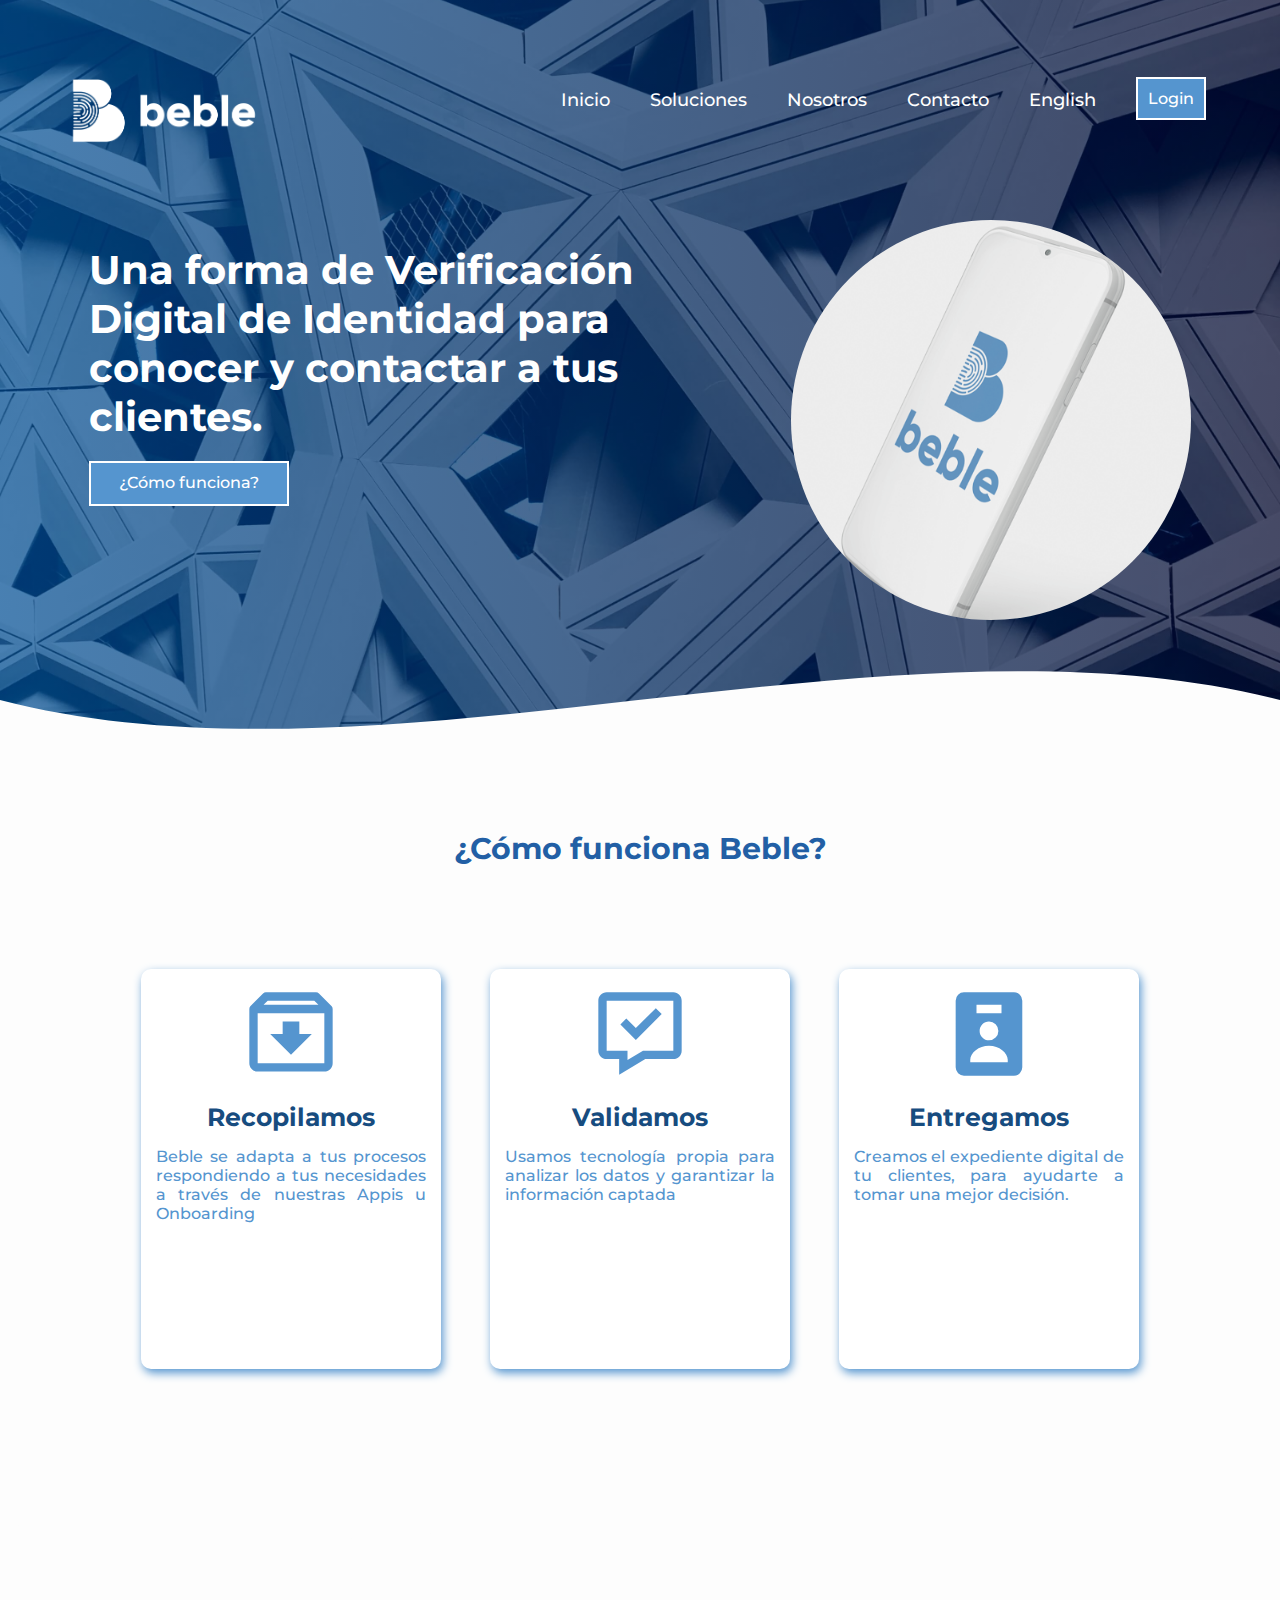
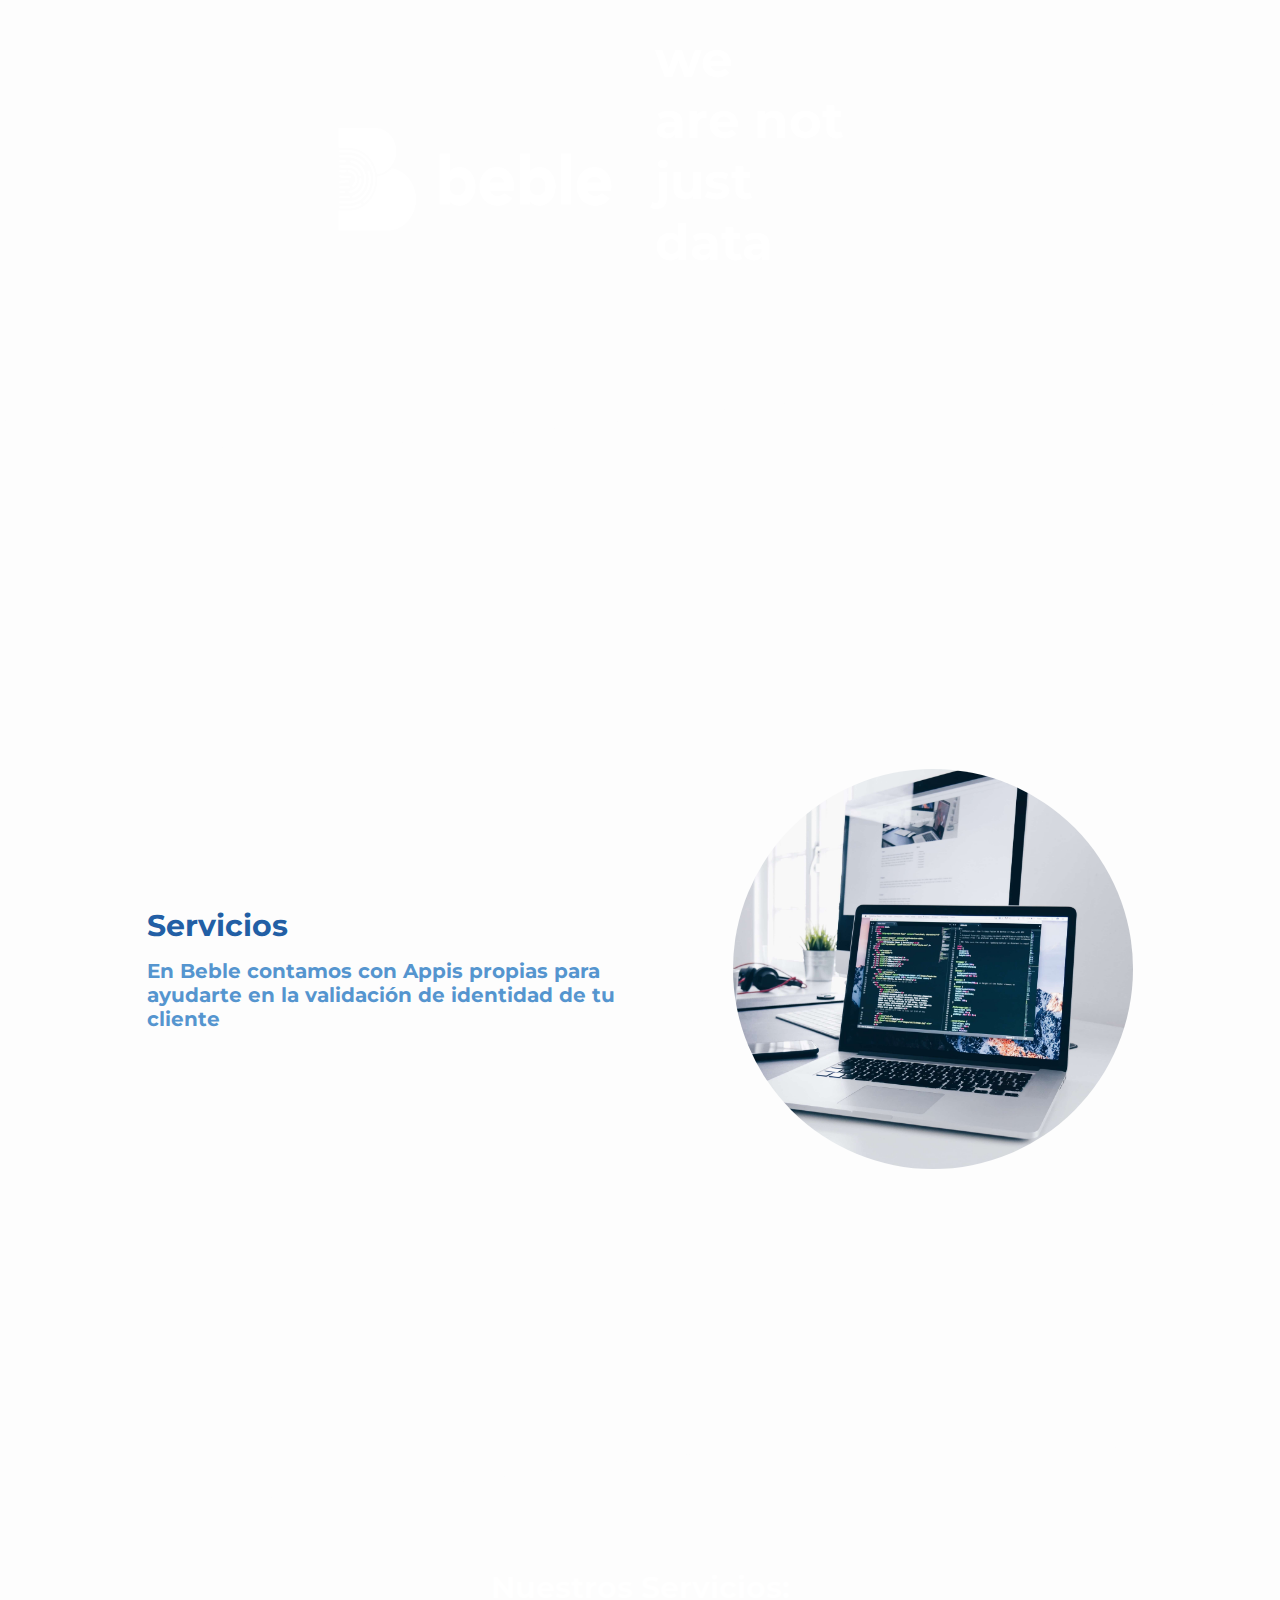
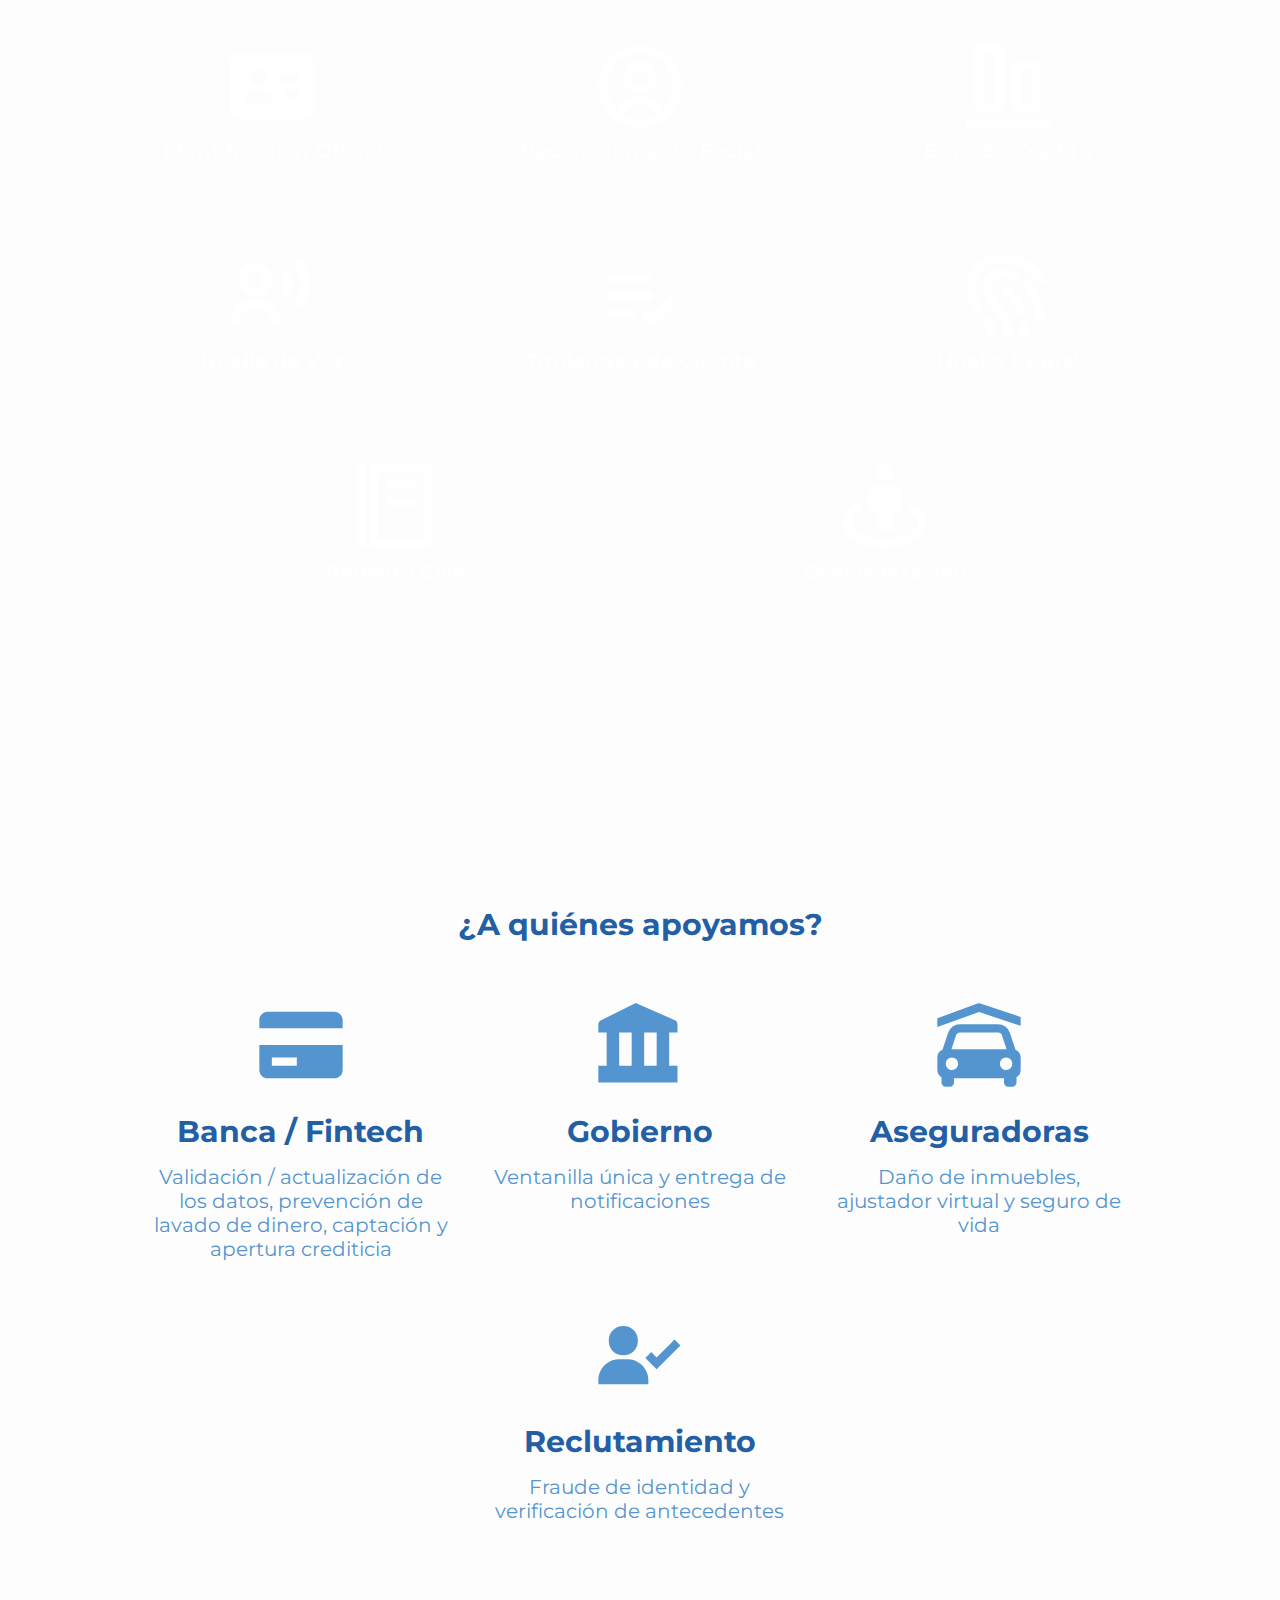
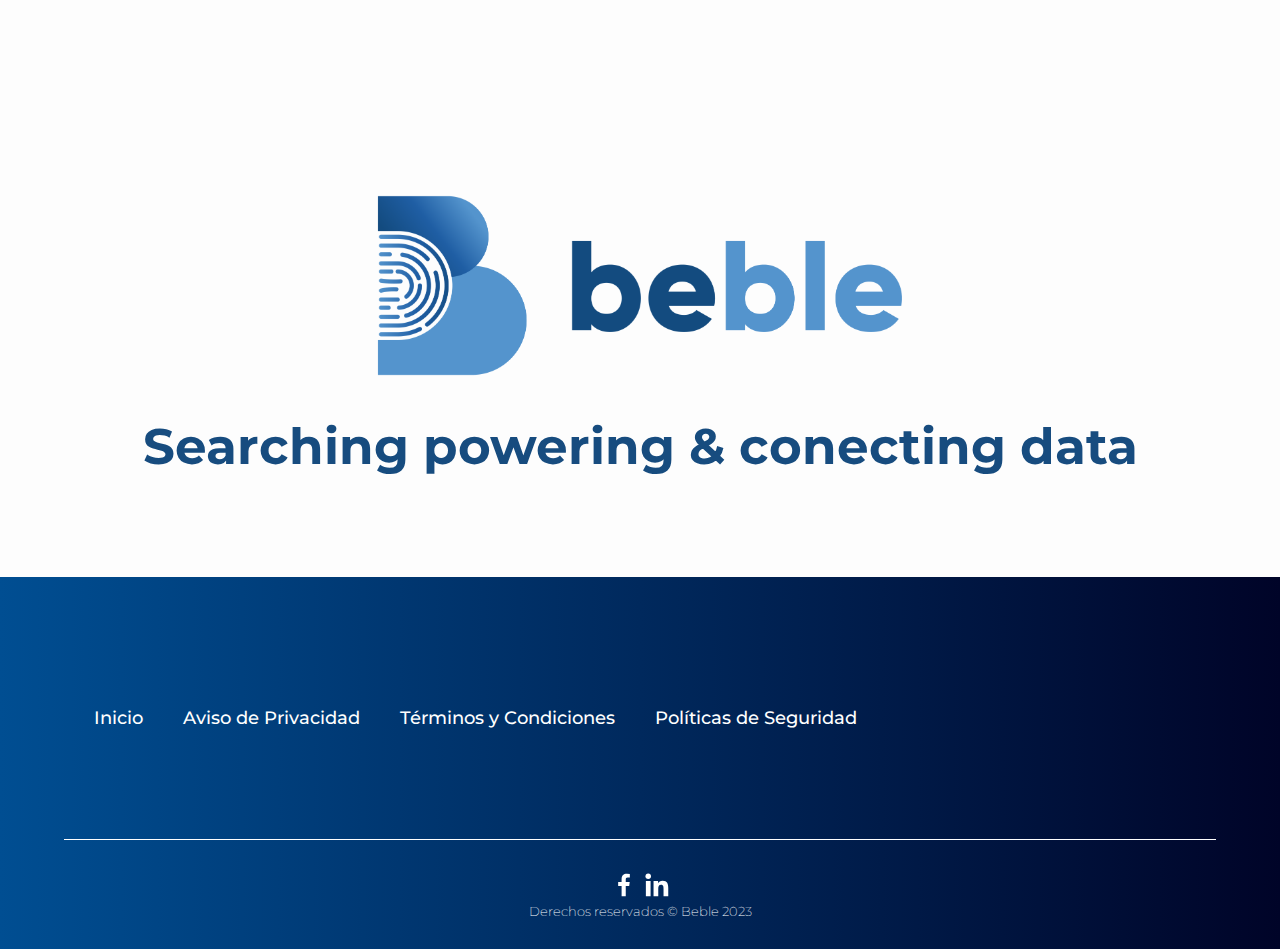
<file: index.html>
<!DOCTYPE html>
<html lang="es">
<head>
    <meta charset="UTF-8">
    <meta http-equiv="X-UA-Compatible" content="IE=edge">
    <meta name="viewport" content="width=device-width, initial-scale=1.0">
    <link rel="preconnect" href="https://fonts.googleapis.com">
    <link rel="preconnect" href="https://fonts.gstatic.com" crossorigin>
    <link href="https://fonts.googleapis.com/css2?family=Montserrat:wght@200;500;700&display=swap" rel="stylesheet">
    <link rel="stylesheet" href="./style.css">
    <link rel="shortcut icon" href="./assets/images/favicon_32x32.ico" type="image/x-icon">
    <title>Inicio-Beble</title>
</head>
<body>
    <header class="hero">
        <nav class="nav container">
            <div class="nav__logo">
                <img src="./assets/images/LOGO-16.png" alt="Beble logo" id="scroll_nav__logo" class="top">
            </div>
            <ul class="nav__link nav__link--menu top" id="scroll_nav__link">
                <li class="nav__items">
                    <a href="./index.html" class="nav__links">Inicio</a>
                </li>
                <li class="nav__items">
                    <a href="./soluciones.html" class="nav__links">Soluciones</a>
                </li>
                <li class="nav__items">
                    <a href="./nosotros.html" class="nav__links">Nosotros</a>
                </li>
                <li class="nav__items">
                    <a href="./contacto.html" class="nav__links">Contacto</a>
                </li>
                <li class="nav__items">
                    <a href="#" class="nav__links">English</a>
                </li>
                <li class="nav__items">
                    <a href="https://beble.mx/Admin/Login.aspx" class="nav__links button bottom">Login</a>
                </li>
                <img class="nav__close" src="./assets/icons/bx-x-circle.svg" alt="Close window">
            </ul>
            <div class="nav__menu">
                <img src="./assets/icons/bx-menu-alt-right.svg" class="nav__img" alt="Menu icon">
            </div>
        </nav>
        <section class="hero__container container">
            <div class="hero__container--text">
                <h1   h1 class="hero__title left" id="scroll_hero__title">Una forma de Verificación Digital de Identidad para conocer y contactar a tus clientes.</h1>
                <a class="button bottom" href="./como_funciona.html" id="scroll_button">¿Cómo funciona?</a>
            </div>
            <div class="hero__container--img">
                <img src="./assets/images/beble_iphone.png" class="hero__img right" alt="beble logo on a cellphone" id="scroll_hero__img">
            </div>
        </section>
        <div style="height: 150px; overflow: hidden;" ><svg viewBox="0 0 500 150" preserveAspectRatio="none" style="height: 100%; width: 100%;"><path d="M0.00,49.98 C150.00,150.00 349.20,-49.98 500.00,49.98 L500.00,150.00 L0.00,150.00 Z" style="stroke: none; fill: #fdfdfd;"></path></svg></div>       
    </header>
    <main>
        <section class="container functions">
            <h2 class="subtitle top" id="scroll_subtitle1">¿Cómo funciona Beble?</h2>
            <div class="functions__main">
                <article class="functions__card top" id="functions__card1">
                    <img class="functions__card--img" src="./assets/icons/bx-archive-in.svg" alt="Archive in image">
                    <h3 class="functions__card--title">Recopilamos</h3>
                    <p class="functions__card--p">Beble se adapta a tus procesos respondiendo a tus necesidades a través de nuestras Appis u Onboarding</p>
                </article>
                <article class="functions__card top" id="functions__card2">
                    <img class="functions__card--img" src="./assets/icons/bx-message-check.svg" alt="Message check">
                    <h3 class="functions__card--title">Validamos</h3>
                    <p class="functions__card--p">Usamos tecnología propia para analizar los datos y garantizar la información captada</p>
                </article>
                <article class="functions__card top" id="functions__card3">
                    <img class="functions__card--img" src="./assets/icons/bxs-user-badge.svg" alt="User badge">
                    <h3 class="functions__card--title">Entregamos</h3>
                    <p class="functions__card--p">Creamos el expediente digital de tu clientes, para ayudarte a tomar una mejor decisión.</p>
                </article>
            </div>
        </section>
        <section class="logo__container">
    
                <div style="height: px; overflow: hidden;" ><svg viewBox="0 0 500 150" preserveAspectRatio="none" style="height: 100%; width: 100%;"><path d="M0.00,49.98 C150.00,150.00 271.49,-49.98 500.00,49.98 L500.00,0.00 L0.00,0.00 Z" style="stroke: none; fill: #fdfdfd;"></path></svg></div>
                <div class="logo__containerb">
                    <img class="logo__container--img" src="./assets/images/LOGO-16.png" alt="Beble logo">
                    <p class="logo__container--p">we <br> are not <br> just <br> data</p>
                </div>
                <div style="height: 150px; overflow: hidden;" ><svg viewBox="0 0 500 150" preserveAspectRatio="none" style="height: 100%; width: 100%;"><path d="M0.00,49.98 C150.00,150.00 349.20,-49.98 500.00,49.98 L500.00,150.00 L0.00,150.00 Z" style="stroke: none; fill: #fdfdfd;"></path></svg></div>
                
        </section>
        <section class="services__container container">
                <div class="services__container--text">
                    <h2 class="subtitle top" id="scroll_subtitle2">Servicios</h2>
                    <p class="services__container--p left" id="scroll_services__container_p">En Beble contamos con Appis propias para ayudarte en la validación de identidad de tu cliente</p>
                </div>
                <div class="services__container--img">
                    <img class="services__img right" id="scroll_services__img" src="./assets/images/computer.jpg" alt="Computer on a desk">
                </div>
        </section>
        <section class="ourservices__container">
            <div style="height: 150px; overflow: hidden;" ><svg viewBox="0 0 500 150" preserveAspectRatio="none" style="height: 100%; width: 100%;"><path d="M0.00,49.98 C150.00,150.00 271.49,-49.98 500.00,49.98 L500.00,0.00 L0.00,0.00 Z" style="stroke: none; fill: #fdfdfd;"></path></svg></div>
            <h2 class="ourservices__subtitle subtitle top" id="scroll_subtitle3">Nuestros Servicios:</h2>
            <div class="ourservices__main top" id="scroll_ourservices__main">
                <article class="ourservices__card">
                    <img src="./assets/icons/bxs-id-card.svg" alt="id card" class="ourservices__img">
                    <h3 class="ourservices__title">Identificación Oficial</h3>
                </article>
                <article class="ourservices__card">
                    <img src="./assets/icons/bx-user-circle.svg" alt="Face recognition" class="ourservices__img">
                    <h3 class="ourservices__title">Reconocimiento Facial</h3>
                </article>
                <article class="ourservices__card">
                    <img src="./assets/icons/bx-objects-vertical-bottom.svg" alt="Credit score" class="ourservices__img">
                    <h3 class="ourservices__title">Buró de Crédito</h3>
                </article>
                <article class="ourservices__card">
                    <img src="./assets/icons/bx-user-voice.svg" alt="User voice" class="ourservices__img">
                    <h3 class="ourservices__title">Huella de Voz</h3>
                </article>
                <article class="ourservices__card">
                    <img src="./assets/icons/bx-list-check.svg" alt="List check" class="ourservices__img">
                    <h3 class="ourservices__title">Titularidad de Cuenta</h3>
                </article>
                <article class="ourservices__card">
                    <img src="./assets/icons/bx-fingerprint.svg" alt="Fingerprint" class="ourservices__img">
                    <h3 class="ourservices__title">Huella Digital</h3>
                </article>
                <article class="ourservices__card">
                    <img src="./assets/icons/bx-food-menu.svg" alt="Goverment registration" class="ourservices__img">
                    <h3 class="ourservices__title">Registro Civil</h3>
                </article>
                <article class="ourservices__card">
                    <img src="./assets/icons/bx-street-view.svg" alt="Geo references" class="ourservices__img">
                    <h3 class="ourservices__title">Geolocalización</h3>
                </article>
            </div>
            <div style="height: 150px; overflow: hidden;" ><svg viewBox="0 0 500 150" preserveAspectRatio="none" style="height: 100%; width: 100%;"><path d="M0.00,49.98 C150.00,150.00 349.20,-49.98 500.00,49.98 L500.00,150.00 L0.00,150.00 Z" style="stroke: none; fill: #fdfdfd;"></path></svg></div>
        </section>
        <section class="whowesupport__container container">
            <h2 class="subtitle top" id="scroll_subtitle4">¿A quiénes apoyamos?</h2>
            <div class="whowesupport__main top" id="scroll_whowesupport__main">
                <article class="whowesupport__card">
                    <img src="./assets/icons/bxs-credit-card.svg" alt="Credit card image" class="ourservices__img">
                    <h3 class="whowesupport__title">Banca / Fintech</h3>
                    <p class="whowesupport__p">Validación / actualización de los datos, prevención de lavado de dinero, captación y apertura crediticia</p>
                </article>
                <article class="whowesupport__card">
                    <img src="./assets/icons/bxs-landmark.svg" alt="Goverment building image" class="ourservices__img">
                    <h3 class="whowesupport__title">Gobierno</h3>
                    <p class="whowesupport__p">Ventanilla única y entrega de notificaciones</p>
                </article>
                <article class="whowesupport__card">
                    <img src="./assets/icons/bxs-car-garage.svg" alt="Assurance car image" class="ourservices__img">
                    <h3 class="whowesupport__title">Aseguradoras</h3>
                    <p class="whowesupport__p">Daño de inmuebles, ajustador virtual y seguro de vida</p>
                </article>
                <article class="whowesupport__card">
                    <img src="./assets/icons/bxs-user-check.svg" alt="User with a check image" class="ourservices__img">
                    <h3 class="whowesupport__title">Reclutamiento</h3>
                    <p class="whowesupport__p">Fraude de identidad y verificación de antecedentes</p>
                </article>
            </div>
        </section>
        <section class="lastp__container container">
            <img class="lastp__img" src="./assets/images/LOGO-09.png" alt="Beble logo image">
            <p class="lastp__p" >Searching powering & conecting data</p>
        </section>
    </main>
    <footer class="footer">
        <section class="footer__container container">
            <nav class="nav nav--footer">
                <ul class="nav__link nav__link--footer" id="scroll_nav__link2">
                    <li class="nav__items">
                        <a href="#" class="nav__links">Inicio</a>
                    </li>
                    <li class="nav__items">
                        <a href="https://beble.mx/aviso.html" class="nav__links">Aviso de Privacidad</a>
                    </li>
                    <li class="nav__items">
                        <a href="https://beble.mx/condiciones.html" class="nav__links">Términos y Condiciones</a>
                    </li>
                    <li class="nav__items">
                        <a href="https://beble.mx/Politicas.html" class="nav__links">Políticas de Seguridad</a>
                    </li>
                </ul>
            </nav>
        </section>
        <section class="footer__copy container">
            <div class="footer__social">
                <a href="https://www.facebook.com/beble.mx" class="footer__icons"><img src="./assets/icons/bxl-facebook.svg" alt="Facebook logo" class="footer__img"></a>
                <a href="https://www.linkedin.com/company/beblemx/" class="footer__icons"><img src="./assets/icons/bxl-linkedin.svg" alt="Linkedin logo" class="footer__img"></a>
            </div>
            <h3 class="footer__copyright">Derechos reservados &copy; Beble 2023</h3>
        </section>
    </footer>
    <script src="./js/menu.js"></script>
</body>
</html>
</file>
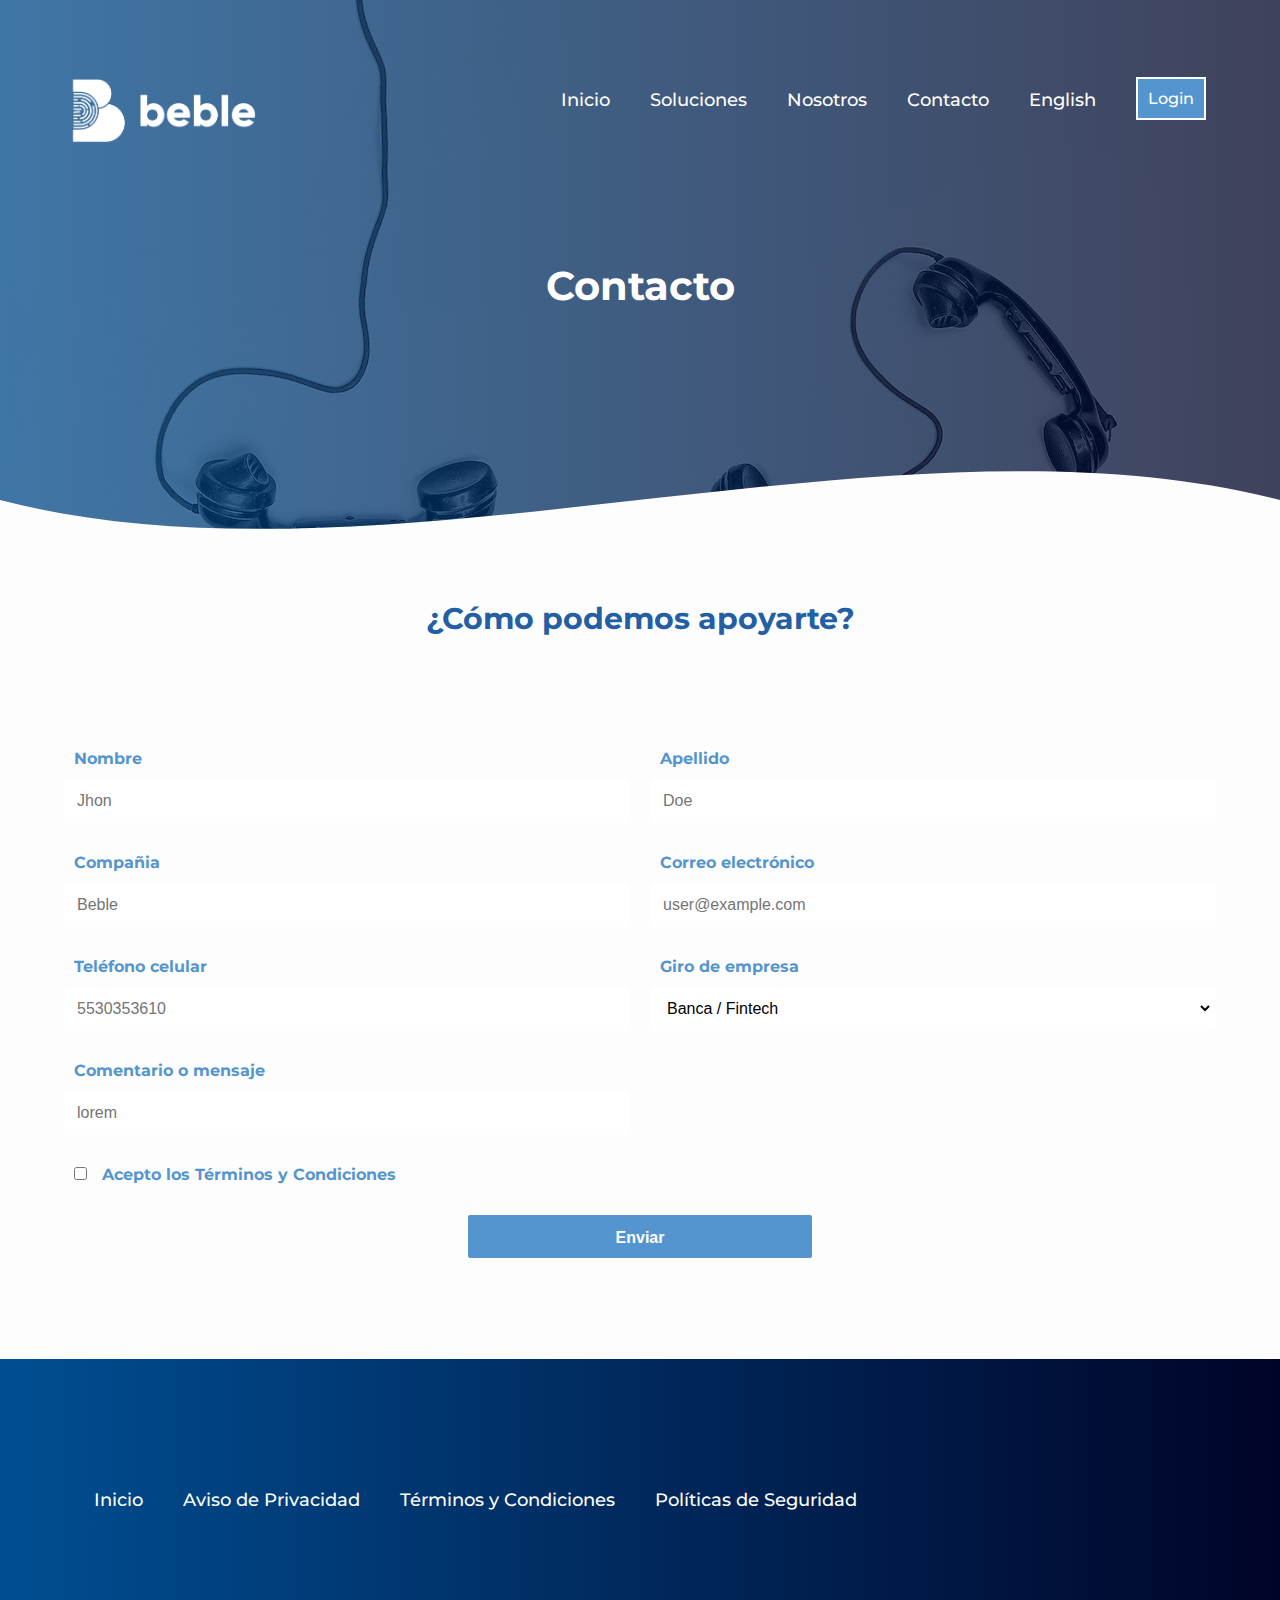
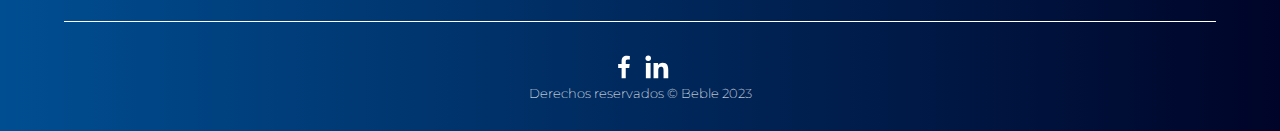
<file: contacto.html>
<!DOCTYPE html>
<html lang="es">
<head>
    <meta charset="UTF-8">
    <meta http-equiv="X-UA-Compatible" content="IE=edge">
    <meta name="viewport" content="width=device-width, initial-scale=1.0">
    <link rel="preconnect" href="https://fonts.googleapis.com">
    <link rel="preconnect" href="https://fonts.gstatic.com" crossorigin>
    <link href="https://fonts.googleapis.com/css2?family=Montserrat:wght@200;500;700&display=swap" rel="stylesheet">
    <link rel="stylesheet" href="./css/contacto-style.css">
    <link rel="shortcut icon" href="./assets/images/favicon_32x32.ico" type="image/x-icon">
    <title>Contacto-Beble</title>
</head>
<body>
    <header class="hero">
        <nav class="nav container">
            <div class="nav__logo">
                <img src="./assets/images/LOGO-16.png" alt="Beble logo">
            </div>
            <ul class="nav__link nav__link--menu">
                <li class="nav__items">
                    <a href="./index.html" class="nav__links">Inicio</a>
                </li>
                <li class="nav__items">
                    <a href="./soluciones.html" class="nav__links">Soluciones</a>
                </li>
                <li class="nav__items">
                    <a href="./nosotros.html" class="nav__links">Nosotros</a>
                </li>
                <li class="nav__items">
                    <a href="./contacto.html" class="nav__links">Contacto</a>
                </li>
                <li class="nav__items">
                    <a href="#" class="nav__links">English</a>
                </li>
                <li class="nav__items">
                    <a href="https://beble.mx/Admin/Login.aspx" class="nav__links button ">Login</a>
                </li>
                <img class="nav__close" src="./assets/icons/bx-x-circle.svg" alt="Close window">
            </ul>
            <div class="nav__menu">
                <img src="./assets/icons/bx-menu-alt-right.svg" class="nav__img" alt="Menu icon">
            </div>
        </nav>
        <section class="hero__container container">
            <div class="hero__container--text">
                <h1   h1 class="hero__title">Contacto</h1>
            </div>
        </section>
        <div style="height: 150px; overflow: hidden;" ><svg viewBox="0 0 500 150" preserveAspectRatio="none" style="height: 100%; width: 100%;"><path d="M0.00,49.98 C150.00,150.00 349.20,-49.98 500.00,49.98 L500.00,150.00 L0.00,150.00 Z" style="stroke: none; fill: #fdfdfd;"></path></svg></div>       
    </header>
    <main>
        <h1 class="subtitle">¿Cómo podemos apoyarte?</h1>
        <form action="" class="form__container container" id="form">
            <div class="form__group" id="group__name">
                <label for="name" class="form__label">Nombre</label>
                <div class="form__group-input">
                    <input type="text" class="form__input" name="name" id="name" placeholder="Jhon" autocomplete="name" required>
                    <img src="./assets/icons/bx-message-square-x.svg" alt="x alert image" class="form__validation-status square_x">
                    <img src="./assets/icons/bx-message-square-check.svg" alt="square check image" class="form__validation-status2 square_check">
                </div>
                <p class="form__input-error">Sólo acepta letras</p>
            </div>
            <div class="form__group" id="group__lastname">
                <label for="lastname" class="form__label">Apellido</label>
                <div class="form__group-input">
                    <input type="text" class="form__input" name="lastname" id="lastname" placeholder="Doe" required>
                    <img src="./assets/icons/bx-message-square-x.svg" alt="x alert image" class="form__validation-status square_x">
                    <img src="./assets/icons/bx-message-square-check.svg" alt="square check image" class="form__validation-status2 square_check">
                </div>
                <p class="form__input-error">Sólo acepta letras</p>
            </div>
            <div class="form__group" id="group__company">
                <label for="company" class="form__label">Compañia</label>
                <div class="form__group-input">
                    <input type="text" class="form__input" name="company" id="company" placeholder="Beble" required>
                    <img src="./assets/icons/bx-message-square-x.svg" alt="x alert image" class="form__validation-status square_x">
                    <img src="./assets/icons/bx-message-square-check.svg" alt="square check image" class="form__validation-status2 square_check">
                </div>
                <p class="form__input-error">Campo obligatorio</p>
            </div>
            <div class="form__group" id="group__mail">
                <label for="mail" class="form__label">Correo electrónico</label>
                <div class="form__group-input">
                    <input type="email" class="form__input" name="mail" id="mail" placeholder="user@example.com" autocomplete="email" required>
                    <img src="./assets/icons/bx-message-square-x.svg" alt="x alert image" class="form__validation-status square_x">
                    <img src="./assets/icons/bx-message-square-check.svg" alt="square check image" class="form__validation-status2 square_check">
                </div>
                <p class="form__input-error">Campo obligatorio</p>
            </div>
            <div class="form__group" id="group__number">
                <label for="number" class="form__label">Teléfono celular</label>
                <div class="form__group-input">
                    <input type="number" class="form__input" name="number" id="number" placeholder="5530353610" autocomplete="number" required>
                    <img src="./assets/icons/bx-message-square-x.svg" alt="x alert image" class="form__validation-status square_x">
                    <img src="./assets/icons/bx-message-square-check.svg" alt="square check image" class="form__validation-status2 square_check">
                </div>
                <p class="form__input-error">Sólo acepta números de entre 7 y 14 dígitos</p>
            </div>
            <div class="form__group" id="group__sector">
                <label for="sector" class="form__label">Giro de empresa</label>
                <div class="form__group-input">
                    <select id="sector" class="form__input" name="sector" required>
                        <option value="Banca / Fintech">Banca / Fintech</option>
                        <option value="Gobierno">Gobierno</option>
                        <option value="Aseguradora">Aseguradora</option>
                        <option value="Head Hunter">Head Hunter</option>
                        <option value="comercial">Comercial</option>
                        <option value="Retail">Retail</option>
                        <option value="Otro">Otro</option>
                    </select>
                    <img src="./assets/icons/bx-message-square-x.svg" alt="x alert image" class="form__validation-status square_x">
                    <img src="./assets/icons/bx-message-square-check.svg" alt="square check image" class="form__validation-status2 square_check">
                </div>
                <p class="form__input-error">Campo obligatorio</p>
            </div>
            <div class="form__group" id="group__comment">
                <label for="comment" class="form__label">Comentario o mensaje</label>
                <div class="form__group-input">
                    <input type="text" class="form__input" name="comment" id="comment" placeholder="lorem" required>
                    <img src="./assets/icons/bx-message-square-x.svg" alt="x alert image" class="form__validation-status square_x">
                    <img src="./assets/icons/bx-message-square-check.svg" alt="square check image" class="form__validation-status2 square_check">
                </div>
                <p class="form__input-error">Campo obligatorio</p>
            </div>
            <div class="form__group-terms" id="group__terms">
                <label class="form__label">
                    <input class="form__checkbox" type="checkbox" name="terms" id="terms" required>
                    Acepto los Términos y Condiciones
                </label>
            </div>
            <div class="form__message" id="form__message">
                <p><img src="./assets/icons/bxs-message-rounded-error.svg" alt="message rounded error image" class="form__message-img"><b>Error:</b> Falta(n) algún(os) campo(s) por llenar</p>
            </div>
            <div class="form__button-send">
                <button type="submit" class="form__btn">Enviar</button>
                <p class="form__message-succes" id="form__message-succes">Información enviada exitosamente!</p>
            </div>
        </form>
    </main>
    <footer class="footer">
        <section class="footer__container container">
            <nav class="nav nav--footer">
                <ul class="nav__link nav__link--footer">
                    <li class="nav__items">
                        <a href="#" class="nav__links">Inicio</a>
                    </li>
                    <li class="nav__items">
                        <a href="https://beble.mx/aviso.html" class="nav__links">Aviso de Privacidad</a>
                    </li>
                    <li class="nav__items">
                        <a href="https://beble.mx/condiciones.html" class="nav__links">Términos y Condiciones</a>
                    </li>
                    <li class="nav__items">
                        <a href="https://beble.mx/Politicas.html" class="nav__links">Políticas de Seguridad</a>
                    </li>
                </ul>
            </nav>
        </section>
        <section class="footer__copy container">
            <div class="footer__social">
                <a href="https://www.facebook.com/beble.mx" class="footer__icons"><img src="./assets/icons/bxl-facebook.svg" alt="Facebook logo" class="footer__img"></a>
                <a href="https://www.linkedin.com/company/beblemx/" class="footer__icons"><img src="./assets/icons/bxl-linkedin.svg" alt="Linkedin logo" class="footer__img"></a>
            </div>
            <h3 class="footer__copyright">Derechos reservados &copy; Beble 2023</h3>
        </section>
    </footer>
    <script src="./js/menu.js"></script>
    <script src="./js/form.js"></script>
</body>
</html>
</file>
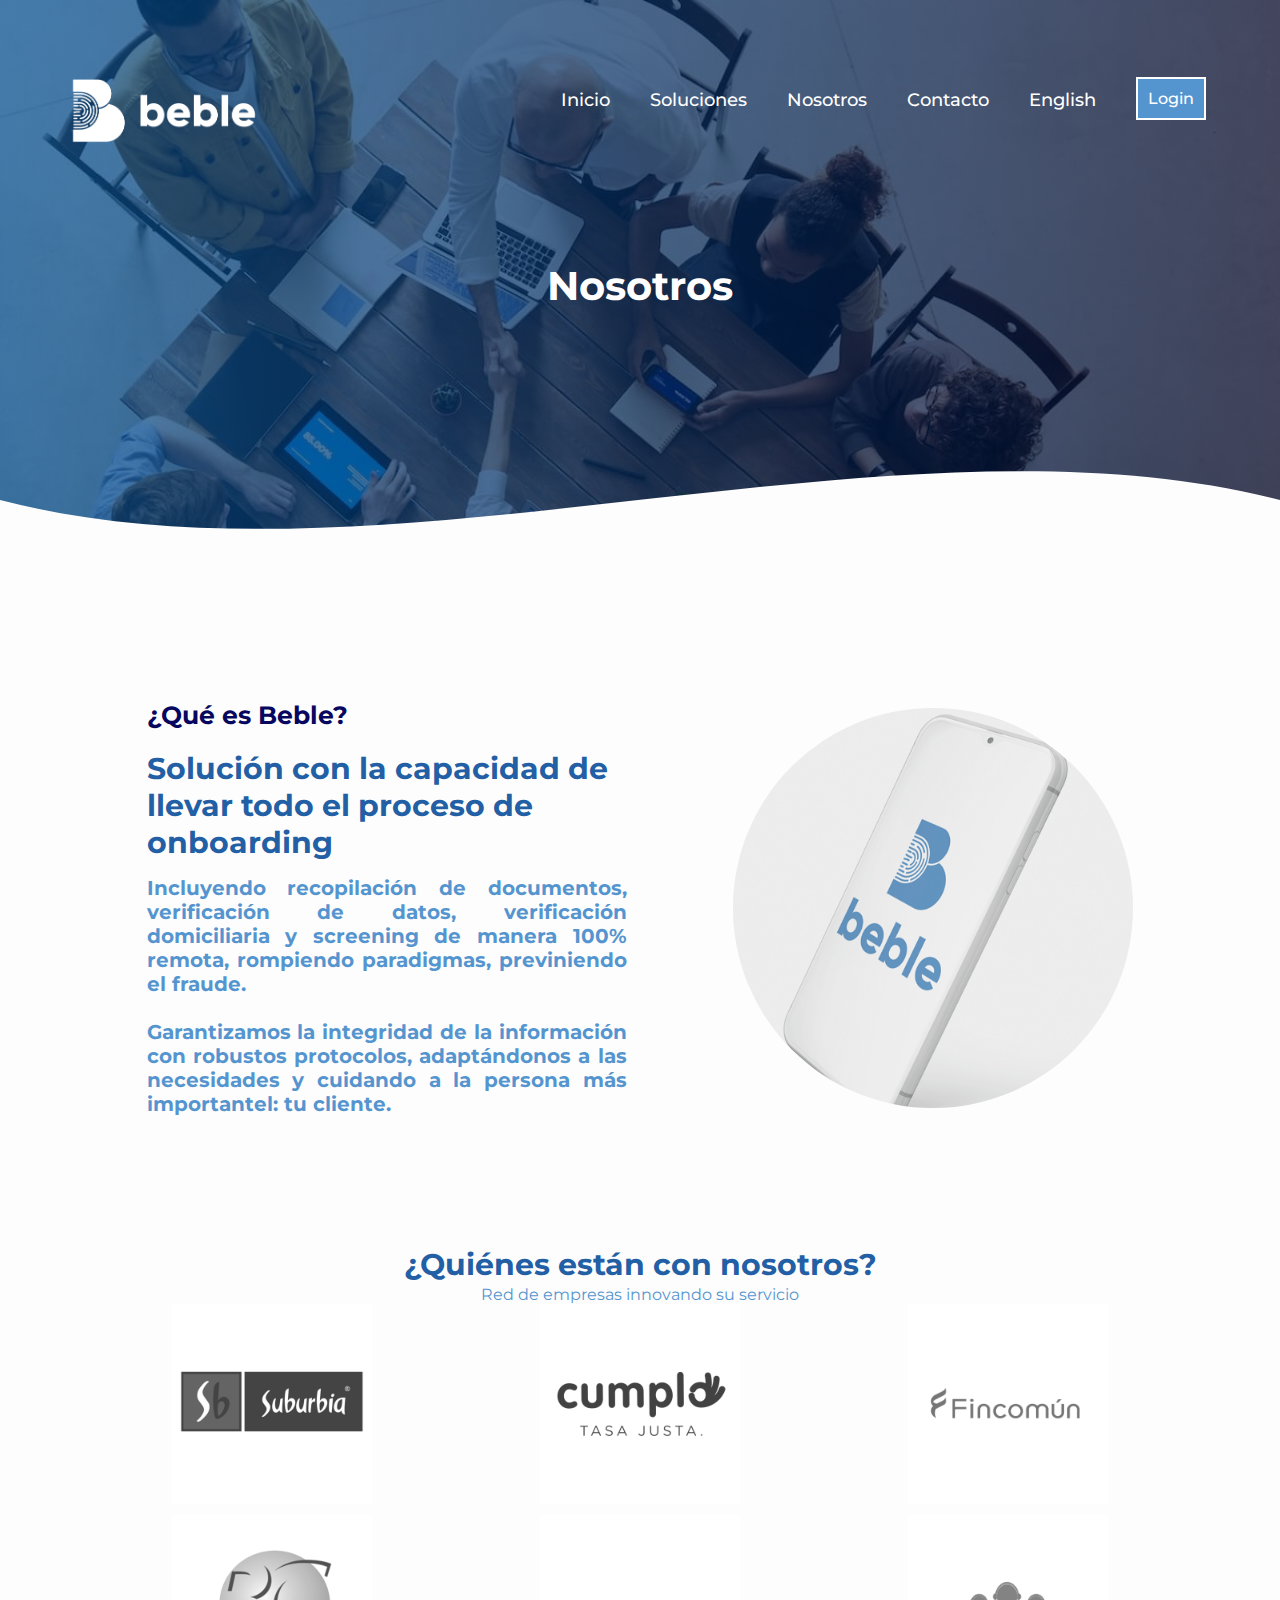
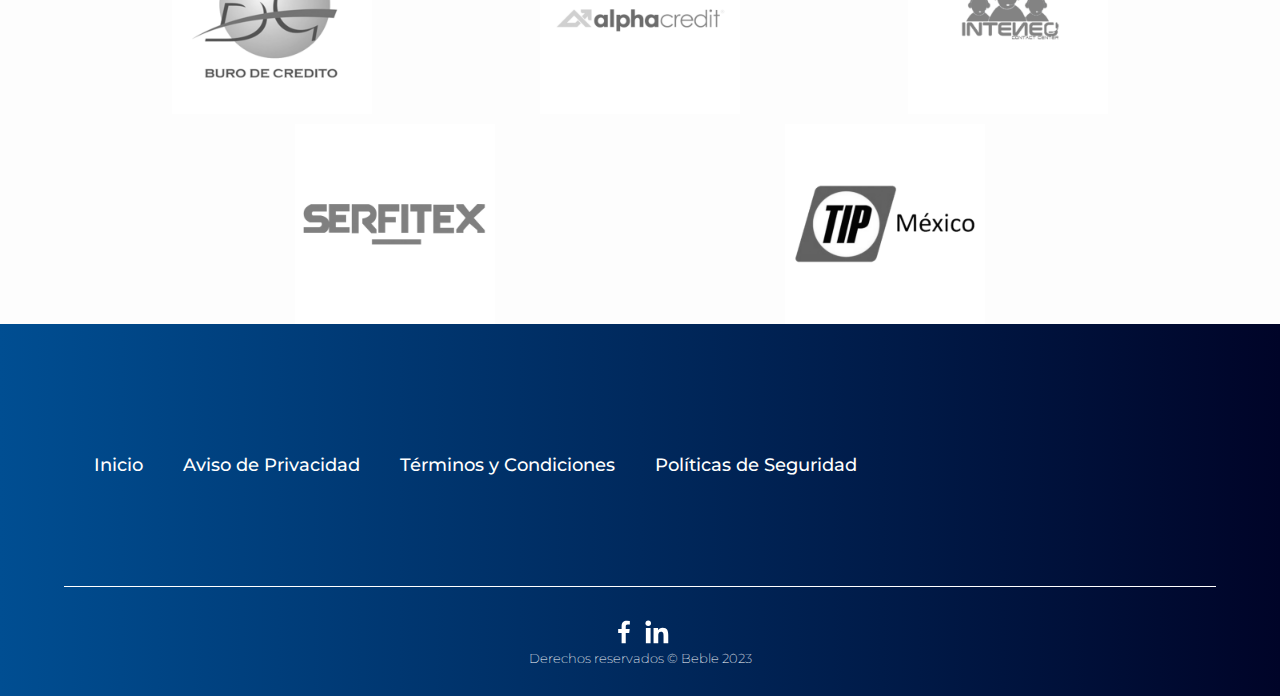
<file: nosotros.html>
<!DOCTYPE html>
<html lang="es">
<head>
    <meta charset="UTF-8">
    <meta http-equiv="X-UA-Compatible" content="IE=edge">
    <meta name="viewport" content="width=device-width, initial-scale=1.0">
    <link rel="preconnect" href="https://fonts.googleapis.com">
    <link rel="preconnect" href="https://fonts.gstatic.com" crossorigin>
    <link href="https://fonts.googleapis.com/css2?family=Montserrat:wght@200;500;700&display=swap" rel="stylesheet">
    <link rel="stylesheet" href="./css/nosotros-style.css">
    <link rel="shortcut icon" href="./assets/images/favicon_32x32.ico" type="image/x-icon">
    <title>Nosotros-Beble</title>
</head>
<body>
    <header class="hero">
        <nav class="nav container">
            <div class="nav__logo">
                <img src="./assets/images/LOGO-16.png" alt="Beble logo">
            </div>
            <ul class="nav__link nav__link--menu">
                <li class="nav__items">
                    <a href="./index.html" class="nav__links">Inicio</a>
                </li>
                <li class="nav__items">
                    <a href="./soluciones.html" class="nav__links">Soluciones</a>
                </li>
                <li class="nav__items">
                    <a href="./nosotros.html" class="nav__links">Nosotros</a>
                </li>
                <li class="nav__items">
                    <a href="./contacto.html" class="nav__links">Contacto</a>
                </li>
                <li class="nav__items">
                    <a href="#" class="nav__links">English</a>
                </li>
                <li class="nav__items">
                    <a href="https://beble.mx/Admin/Login.aspx" class="nav__links button ">Login</a>
                </li>
                <img class="nav__close" src="./assets/icons/bx-x-circle.svg" alt="Close window">
            </ul>
            <div class="nav__menu">
                <img src="./assets/icons/bx-menu-alt-right.svg" class="nav__img" alt="Menu icon">
            </div>
        </nav>
        <section class="hero__container container">
            <div class="hero__container--text">
                <h1   h1 class="hero__title">Nosotros</h1>
            </div>
        </section>
        <div style="height: 150px; overflow: hidden;" ><svg viewBox="0 0 500 150" preserveAspectRatio="none" style="height: 100%; width: 100%;"><path d="M0.00,49.98 C150.00,150.00 349.20,-49.98 500.00,49.98 L500.00,150.00 L0.00,150.00 Z" style="stroke: none; fill: #fdfdfd;"></path></svg></div>       
    </header>
    <main>
        <section class="services__container container">
            <div class="services__container--text">
                <h1 class="title">¿Qué es Beble?</h1>
                <h2 class="subtitle">Solución con la capacidad de llevar todo el proceso de onboarding</h2>
                <p class="services__container--p">Incluyendo recopilación de documentos, verificación de datos, verificación domiciliaria y screening de manera 100% remota, rompiendo paradigmas, previniendo el fraude. <br> <br> Garantizamos la integridad de la información con robustos protocolos, adaptándonos a las necesidades y cuidando a la persona más importantel: tu cliente.</p>
            </div>
            <div class="services__container--img">
                <img class="services__img" src="./assets/images/beble_iphone.png" alt="Computer on a desk">
            </div>
    </section>
    <section class="ourservices__container">
        <h2 class="ourservices__subtitle subtitle">¿Quiénes están con nosotros?</h2>
        <p class="ourservices__p">Red de empresas innovando su servicio</p>
        <div class="ourservices__main">
            <article class="ourservices__card">
                <img src="./assets/images/suburbua-copia.png" alt="Suburbia logo image" class="ourservices__img">
            </article>
            <article class="ourservices__card">
                <img src="./assets/images/cum.png" alt="Cumplo logo image" class="ourservices__img">
            </article>
            <article class="ourservices__card">
                <img src="./assets/images/fincomun.png" alt="Fincomún logo image" class="ourservices__img">
            </article>
            <article class="ourservices__card">
                <img src="./assets/images/buro.png" alt="Buró de Crédito logo image" class="ourservices__img">
            </article>
            <article class="ourservices__card">
                <img src="./assets/images/alpha.png" alt="Alphacredit logo image" class="ourservices__img">
            </article>
            <article class="ourservices__card">
                <img src="./assets/images/inte.png" alt="Inteneg logo image" class="ourservices__img">
            </article>
            <article class="ourservices__card">
                <img src="./assets/images/serfi.png" alt="Serfitex logo image" class="ourservices__img">
            </article>
            <article class="ourservices__card">
                <img src="./assets/images/tip.png" alt="TIP México logo image" class="ourservices__img">
            </article>
        </div>
    </section>
    </main>
    <footer class="footer">
        <section class="footer__container container">
            <nav class="nav nav--footer">
                <ul class="nav__link nav__link--footer">
                    <li class="nav__items">
                        <a href="#" class="nav__links">Inicio</a>
                    </li>
                    <li class="nav__items">
                        <a href="https://beble.mx/aviso.html" class="nav__links">Aviso de Privacidad</a>
                    </li>
                    <li class="nav__items">
                        <a href="https://beble.mx/condiciones.html" class="nav__links">Términos y Condiciones</a>
                    </li>
                    <li class="nav__items">
                        <a href="https://beble.mx/Politicas.html" class="nav__links">Políticas de Seguridad</a>
                    </li>
                </ul>
            </nav>
        </section>
        <section class="footer__copy container">
            <div class="footer__social">
                <a href="https://www.facebook.com/beble.mx" class="footer__icons"><img src="./assets/icons/bxl-facebook.svg" alt="Facebook logo" class="footer__img"></a>
                <a href="https://www.linkedin.com/company/beblemx/" class="footer__icons"><img src="./assets/icons/bxl-linkedin.svg" alt="Linkedin logo" class="footer__img"></a>
            </div>
            <h3 class="footer__copyright">Derechos reservados &copy; Beble 2023</h3>
        </section>
    </footer>
    <script src="./js/menu.js"></script>
</body>
</html>
</file>
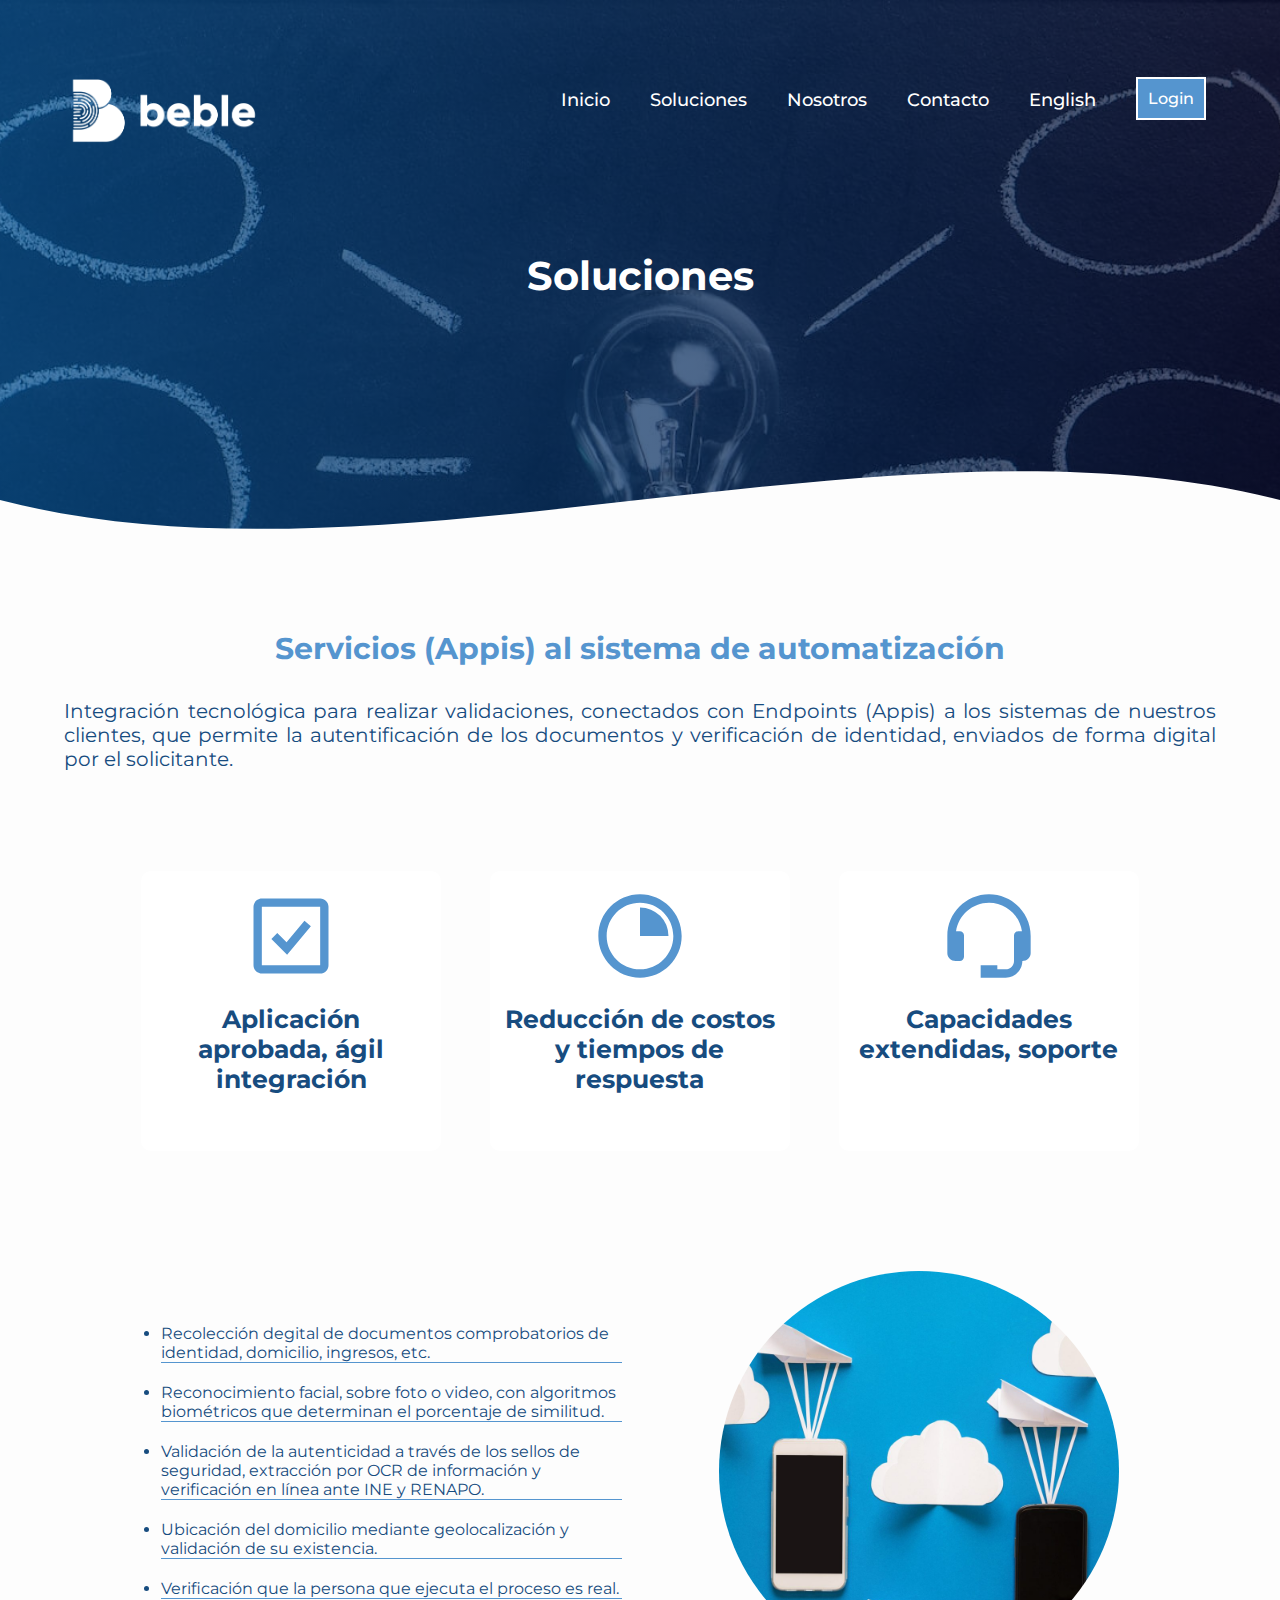
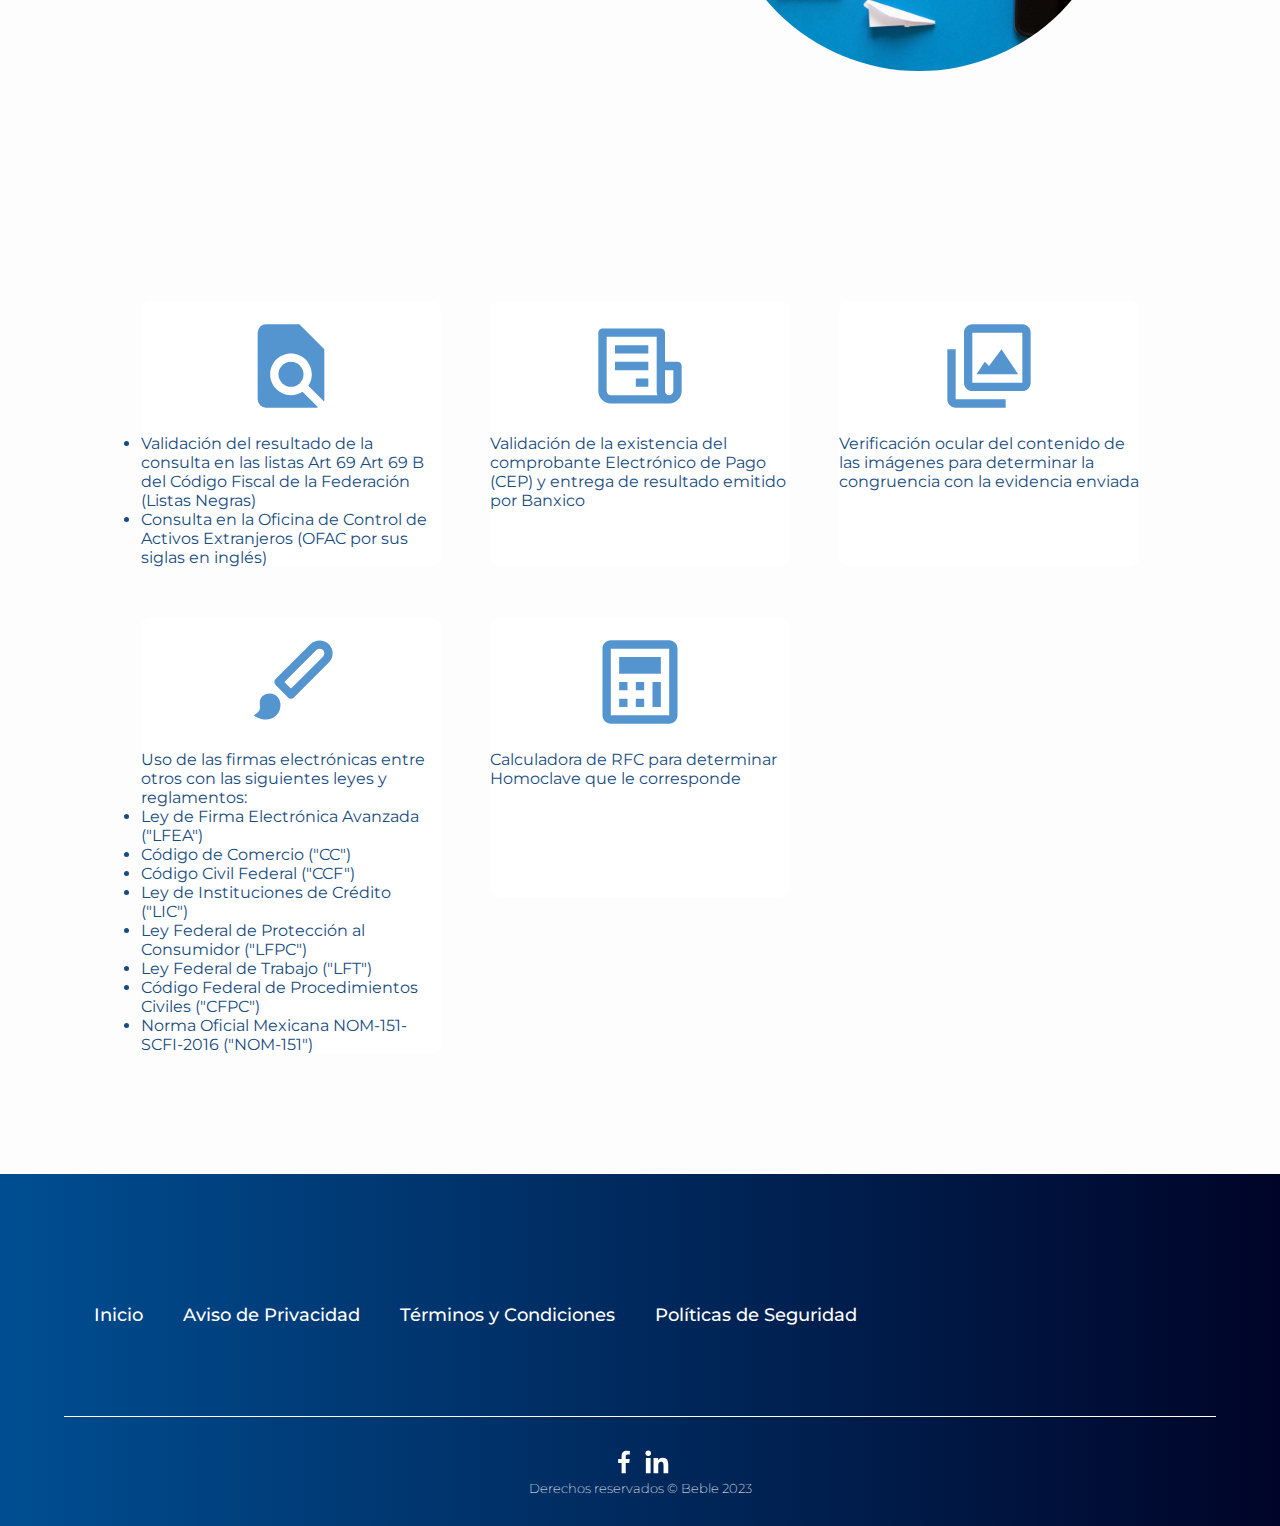
<file: soluciones.html>
<!DOCTYPE html>
<html lang="es">
<head>
    <meta charset="UTF-8">
    <meta http-equiv="X-UA-Compatible" content="IE=edge">
    <meta name="viewport" content="width=device-width, initial-scale=1.0">
    <link rel="preconnect" href="https://fonts.googleapis.com">
    <link rel="preconnect" href="https://fonts.gstatic.com" crossorigin>
    <link href="https://fonts.googleapis.com/css2?family=Montserrat:wght@200;500;700&display=swap" rel="stylesheet">
    <link rel="stylesheet" href="./css/soluciones-style.css">
    <link rel="shortcut icon" href="./assets/images/favicon_32x32.ico" type="image/x-icon">
    <title>Soluciones-Beble</title>
</head>
<body>
    <header class="hero">
        <nav class="nav container">
            <div class="nav__logo">
                <img src="./assets/images/LOGO-16.png" alt="Beble logo">
            </div>
            <ul class="nav__link nav__link--menu">
                <li class="nav__items">
                    <a href="./index.html" class="nav__links">Inicio</a>
                </li>
                <li class="nav__items">
                    <a href="./soluciones.html" class="nav__links">Soluciones</a>
                </li>
                <li class="nav__items">
                    <a href="./nosotros.html" class="nav__links">Nosotros</a>
                </li>
                <li class="nav__items">
                    <a href="./contacto.html" class="nav__links">Contacto</a>
                </li>
                <li class="nav__items">
                    <a href="#" class="nav__links">English</a>
                </li>
                <li class="nav__items">
                    <a href="https://beble.mx/Admin/Login.aspx" class="nav__links button ">Login</a>
                </li>
                <img class="nav__close" src="./assets/icons/bx-x-circle.svg" alt="Close window">
            </ul>
            <div class="nav__menu">
                <img src="./assets/icons/bx-menu-alt-right.svg" class="nav__img" alt="Menu icon">
            </div>
        </nav>
        <section class="hero__container container">
            <div class="hero__container--text">
                <h1   h1 class="hero__title">Soluciones</h1>
            </div>
        </section>
        <div style="height: 150px; overflow: hidden;" ><svg viewBox="0 0 500 150" preserveAspectRatio="none" style="height: 100%; width: 100%;"><path d="M0.00,49.98 C150.00,150.00 349.20,-49.98 500.00,49.98 L500.00,150.00 L0.00,150.00 Z" style="stroke: none; fill: #fdfdfd;"></path></svg></div>       
    </header>
    <main>
        <section class="container functions">
            <h2 class="subtitle">Servicios (Appis) al sistema de automatización</h2>
            <p class="functions__p">Integración tecnológica para realizar validaciones, conectados con Endpoints (Appis) a los sistemas de nuestros clientes, que permite la autentificación de los documentos y verificación de identidad, enviados de forma digital por el solicitante.</p>
            <div class="functions__main">
                <article class="functions__card">
                    <img class="functions__card--img" src="./assets/icons/bx-check-square.svg" alt="Archive in image">
                    <h3 class="functions__card--title">Aplicación aprobada, ágil integración</h3>
                </article>
                <article class="functions__card">
                    <img class="functions__card--img" src="./assets/icons/bx-pie-chart.svg" alt="Message check">
                    <h3 class="functions__card--title">Reducción de costos y tiempos de respuesta</h3>
                </article>
                <article class="functions__card">
                    <img class="functions__card--img" src="./assets/icons/bx-support.svg" alt="User badge">
                    <h3 class="functions__card--title">Capacidades extendidas, soporte</h3>
                </article>
            </div>
        </section>
        <section class="functions2__container container">
            <div class="functions2__main">
                <ul class="functions2__texts">
                    <li class="functions2__text">
                        <span class="functions__text--ball"></span>
                        Recolección degital de documentos comprobatorios de identidad, domicilio, ingresos, etc.
                    </li>
                    <li class="functions2__text">
                        <span class="functions__text--ball"></span>
                        Reconocimiento facial, sobre foto o video, con algoritmos biométricos que determinan el porcentaje de similitud.
                    </li>
                    <li class="functions2__text">
                        <span class="functions__text--ball"></span>
                        Validación de la autenticidad a través de los sellos de seguridad, extracción por OCR de información y verificación en línea ante INE y RENAPO.
                    </li>
                    <li class="functions2__text">
                        <span class="functions__text--ball"></span>
                        Ubicación del domicilio mediante geolocalización y validación de su existencia.
                    </li>
                    <li class="functions2__text">
                        <span class="functions__text--ball"></span>
                        Verificación que la persona que ejecuta el proceso es real.
                    </li>
                </ul>
                <img src="./assets/images/data-transfer-concept-2021-08-30-04-06-05-utc-copia-scaled-px1a2mhoomiao9ffpe1bhnq3eov0uva50y5mdpftow.jpg" alt="Cellphones in the air image" class="functions2__img">
            </div>
        </section>
        <section class="container functions">
            <div class="functions__main">
                <article class="functions__cards">
                    <img class="functions__card--img" src="./assets/icons/bxs-file-find.svg" alt="File find image">
                    <ul class="functions__card--list">
                        <li class="functions__list">
                            Validación del resultado de la consulta en las listas Art 69 Art 69 B del Código Fiscal de la Federación (Listas Negras)
                        </li>
                        <li class="functions__list">
                            Consulta en la Oficina de Control de Activos Extranjeros (OFAC por sus siglas en inglés)
                        </li>
                    </ul>
                </article>
                <article class="functions__cards">
                    <img class="functions__card--img" src="./assets/icons/bx-receipt.svg" alt="Receipt image">
                    <p class="functions__card--p">Validación de la existencia del comprobante Electrónico de Pago (CEP) y entrega de resultado emitido por Banxico</p>
                </article>
                <article class="functions__cards">
                    <img class="functions__card--img" src="./assets/icons/bx-images.svg" alt="Images image">
                    <p class="functions__card--p">Verificación ocular del contenido de las imágenes para determinar la congruencia con la evidencia enviada</p>
                </article>
                <article class="functions__cards">
                    <img class="functions__card--img" src="./assets/icons/bxs-paint.svg" alt="Paint image">
                    <p class="functions__card--p">Uso de las firmas electrónicas entre otros con las siguientes leyes y reglamentos:</p>
                    <ul class="functions__card--list">
                        <li class="functions__list">
                            Ley de Firma Electrónica Avanzada ("LFEA")
                        </li>
                        <li class="functions__list">
                            Código de Comercio ("CC")
                        </li>
                        <li class="functions__list">
                            Código Civil Federal ("CCF")
                        </li>
                        <li class="functions__list">
                            Ley de Instituciones de Crédito ("LIC")
                        </li>
                        <li class="functions__list">
                            Ley Federal de Protección al Consumidor ("LFPC")
                        </li>
                        <li class="functions__list">
                            Ley Federal de Trabajo ("LFT")
                        </li>
                        <li class="functions__list">
                            Código Federal de Procedimientos Civiles ("CFPC")
                        </li>
                        <li class="functions__list">
                            Norma Oficial Mexicana NOM-151-SCFI-2016 ("NOM-151")
                        </li>
                    </ul>
                </article>
                <article class="functions__card">
                    <img class="functions__card--img" src="./assets/icons/bx-calculator.svg" alt="Calculator image">
                    <p class="functions__card--p">Calculadora de RFC para determinar Homoclave que le corresponde</p>
                </article>
            </div>
        </section>
    </main>
    <footer class="footer">
        <section class="footer__container container">
            <nav class="nav nav--footer">
                <ul class="nav__link nav__link--footer">
                    <li class="nav__items">
                        <a href="#" class="nav__links">Inicio</a>
                    </li>
                    <li class="nav__items">
                        <a href="https://beble.mx/aviso.html" class="nav__links">Aviso de Privacidad</a>
                    </li>
                    <li class="nav__items">
                        <a href="https://beble.mx/condiciones.html" class="nav__links">Términos y Condiciones</a>
                    </li>
                    <li class="nav__items">
                        <a href="https://beble.mx/Politicas.html" class="nav__links">Políticas de Seguridad</a>
                    </li>
                </ul>
            </nav>
        </section>
        <section class="footer__copy container">
            <div class="footer__social">
                <a href="https://www.facebook.com/beble.mx" class="footer__icons"><img src="./assets/icons/bxl-facebook.svg" alt="Facebook logo" class="footer__img"></a>
                <a href="https://www.linkedin.com/company/beblemx/" class="footer__icons"><img src="./assets/icons/bxl-linkedin.svg" alt="Linkedin logo" class="footer__img"></a>
            </div>
            <h3 class="footer__copyright">Derechos reservados &copy; Beble 2023</h3>
        </section>
    </footer>
    <script src="./js/menu.js"></script>
</body>
</html>
</file>
<file: style.css>
:root {
    --padding-container:100px 0;
}

* {
    margin: 0;
    padding: 0;
    box-sizing: border-box;
}

html {
    font-size: 62.5%;
    font-family: 'Montserrat', sans-serif;
    background-color: #fdfdfd;
}

.container {
    width: 90%;
    max-width: 1200px;
    margin: 0 auto;
    overflow: hidden;
    padding: var(--padding-container);
}

.hero {
    position: relative;
    width: 100%;
    height: auto;
    min-height: 600px;
    max-height: 800px;
    display: grid;
    grid-template-rows: 100px 1fr;
    color: white;
}

.hero::before {
    position: absolute;
    content: "";
    top: 0;
    left: 0;
    width: 100%;
    height: 100%;
    background: linear-gradient(to right, #004e92b2, #000428b2),url(./assets/images/alvaro-pinot-czDvRp5V2b0-unsplash.jpg);
    background-attachment:fixed;
    background-size: cover;
    background-position: center;
    z-index: -1;
}

.nav {
    margin-bottom: 20px;
    padding: var(--padding-container);
    height: 100%;
    display: flex;
    justify-content: center;
    align-items: center;
}

.nav__logo {
    width: 200px;
    height: 70px;
}

.nav__logo img {
    width: 100%;
    height: auto;
}

.nav__link {
    margin-left: auto;
    padding: 0;
    display: grid;
    grid-auto-flow: column;
    grid-auto-columns: max-content;
    gap: 2em;
}

.nav__items {
    padding: 10px;
    border-radius: 6px;
    list-style: none;
}

.nav__items:hover {
    transform: scale(1.3);
    transition: .3s;
}

.nav__links {
    color: white;
    text-decoration: none;
    font-weight: 500;
    font-size: 1.8rem;
}

.nav__menu {
    margin-left: auto;
    cursor: pointer;
    display: none;
}

.nav__img {
    display: block;
    width: 30px;
}

.nav__close {
    display: var(--show, none);
}

.hero__container {
    margin-top: 20px;
    width: 90%;
    display: flex;
    padding-bottom: 100px;
}

.hero__container--text {
    margin: auto 25px;
    display: flex;
    flex-direction: column;
}

.hero__title {
    font-size: 4rem;
}

.button {
    width: 200px;
    height: 45px;
    margin: 20px 0;
    padding: 10px;
    background-color: #5595CF;
    color: white;
    text-align: center;
    text-decoration: none;
    border: 2px solid white;
    font-weight: 500;
    font-size: 1.6rem;
}

.button:hover {
    background-color: white;
    color: #5595CF;
    border:2px solid #5595CF;
    transform: scale(1.3);
    transition: .3s;
}

.hero__container--img {
    margin: auto 25px;
    width: 400px;
    height: 400px;
    z-index: 1;
}

.hero__img {
    width: 400px;
    border-radius: 50%;
    object-fit:contain;
    object-position: center;
}

.functions {
    margin-top: -70px;
    text-align: center;
    background-color: #fdfdfd;
}

.subtitle {
    margin-bottom: 2px;
    font-size: 3rem;
    font-weight: 700;
    color: #225fa5;
}

.functions__main {
    padding-top: 80px;
    display: grid;
    width: 90%;
    margin: 0 auto;
    gap: 1em;
    overflow: hidden;
    grid-template-columns: repeat(auto-fit, minmax(320px, auto));
}

.functions__card {
    width: 300px;
    height: 400px;
    margin: 20px auto;
    overflow: hidden;
    background-color: white;
    border-radius: 10px;
    box-shadow: 2px 4px 10px #5595cf;
}

.functions__card--img {
    margin: 15px;
    width: 100px;
}

.functions__card--title {
    margin: 0 15px;
    font-size: 2.5rem;
    font-weight: 700;
    color: #174c7f;
}

.functions__card--p {
    margin: 15px;
    font-size: 1.6rem;
    font-weight: 500;
    text-align: justify;
    color: #5595cf;
}

.logo__container {
    position: relative;
    width: 100%;
    height: 70vh;
    display: grid;
    grid-template-rows: 100px 1fr;
    color: white;
}

.logo__container::before {
    position: absolute;
    content: "";
    top: 0;
    left: 0;
    width: 100%;
    height:70vh;
    background: linear-gradient(to right, #004e92b2, #000428b2),url(./assets/images/samuel-zeller-0rxmzg-Q1Lk-unsplash.jpg);
    background-attachment: fixed;
    background-size: cover;
    background-position: center;
    z-index: -1;
}

.logo__containerb {
    display: flex;
    justify-content: center;
    align-items: center;
}

.logo__container--img {
    width: 300px;
    height: 150px;
    margin-right: 15px;
}

.logo__container--p {
    margin-left: 15px;
    width: 300px;
    height: 300px;
    font-weight: 700;
    font-size: 5rem;
}

.services__container {
    width: 100%;
    height: 100vh;
    display: flex;
    justify-content: space-evenly;
    align-items: center;
    background-color: #fdfdfd;
}

.services__container--text{
    width: 40%;
}

.services__container--p {
    margin-top: 15px;
    font-size: 2rem;
    font-weight: 700;
    color: #5595CF;
}

.services__container--img{
    width: 400px;
    height: 400px;
}

.services__img {
    width: 100%;
    height: 400px;
    border-radius: 50%;
    object-fit: cover;
    object-position: 40%;
}

.ourservices__container{
    text-align: center;
    background: linear-gradient(to right, #004e92b2, #000428b2),url(./assets/images/Ativo-1.jpg); 
    background-attachment:fixed;
    background-size: cover;
    background-position: center;
}

.ourservices__main {
    width: 90%;
    margin: 0 auto;
    display: flex;
    flex-wrap: wrap;
    gap: 1em;
    justify-content:space-evenly;
    align-items: center;
}

.ourservices__card {
    width: 300px;
    height: 200px;
    color: white;
}

.ourservices__subtitle {
    color: white;
    margin-bottom: 30px;
}

.ourservices__title {
    font-size: 2rem;
}

.ourservices__img {
    width: 100px;
}

.whowesupport__container {
    text-align: center;
}

.whowesupport__main {
    width: 90%;
    margin: 0 auto;
    display: flex;
    flex-wrap: wrap;
    gap: 1em;
    justify-content:space-evenly;
    align-items: center;
}

.whowesupport__card {
    margin-top: 50px;
    width: 300px;
    height: 250px;
}

.whowesupport__title {
    margin-top: 15px;
    font-size: 3rem;
    color: #225fa5;
}

.whowesupport__p {
    margin-top: 15px;
    color: #5595CF;
    font-size: 2rem;
}

.lastp__container {
    display: flex;
    flex-direction: column;
    justify-content: center;
    align-items: center;
}

.lastp__img {
    width: 50%;
}

.lastp__p {
    font-size: 5rem;
    font-weight: 700;
    color: #174c7f;
}

.footer {
    background: linear-gradient(to right, #004e92, #000428);
}

.footer__container {
    display: flex;
    justify-content: space-between;
    align-items: center;
    border-bottom: 1px solid white;
    padding-bottom: 60px;
}

.nav--footer {
    padding: 20px;
    display: grid;
    gap: 1em;
    grid-auto-flow: row;
    height: 100%;
}

.nav__link--footer {
    display: flex;
    justify-content: center;
    align-items: center;
    margin: 0;
    margin-right: 20px;
    flex-wrap: wrap;
}

.footer__copy {
    --padding-container: 30px 0;
    text-align: center;
    color: white;
}

.footer__copyright {
    font-weight: 200;
    font-size: 1.3rem;
}

.footer__icons {
    margin-bottom: 10px;
}

.footer__img {
    width: 30px;
}

@media (max-width:875px) {
    .hero__title {
        font-size: 3.2rem;
    }

    .lastp__p {
        text-align: center;
    }
}

@media (max-width:800px) {
    .hero::before {
        background-attachment: local;
    }
    .nav__menu {
        display: block;
    }

    .nav__link--menu {
        position: fixed;
        background: linear-gradient(to right, #004e92, #000428);
        top: 0;
        left: 0;
        width: 100%;
        height: 100%;
        display: flex;
        flex-direction: column;
        justify-content: space-evenly;
        align-items: center;
        z-index: 100;
        opacity: 0;
        pointer-events: none;
        transition: .7s opacity;
    }

    .nav__link--show {
        --show:block;
        opacity: 1;
        pointer-events: unset;
    }

    .nav__close {
        position: absolute;
        top: 30px;
        right: 30px;
        width: 30px;
        cursor:pointer;
    }
    
    .hero__title {
        font-size: 3rem;
    }

    .logo__container::before{
        background-attachment: local;
    }

    .ourservices__container {
        background-attachment: local;
    }

    .nav__link--footer {
        width: 100%;
        justify-content: space-evenly;
        margin: 0;
    }
}

@media(max-width:600px) {
    .nav {
        padding: 25px 0;
    }

      .hero__container {
        flex-direction: column;
        justify-content: center;
        align-items: center;
    }

    .hero__title {
        margin-top: 40px;
        font-size: 2.5rem;
    }


    .hero__container--img {
        width: 300px;
        height: 300px;
    }

    .hero__img {
        width: 300px;
    }

    .services__container{
        flex-direction: column;
    }

    .services__container--text{
        width: 90%;
    }

    .nav--footer {
        padding-bottom: 60px;
    }

    .nav__link--footer {
        justify-content: space-between;
    }
}

@media(max-width:420px) {
    .hero__container--img {
        width: 275px;
        height: 275px;
    }

    .hero__img {
        width: 275px;
    }

    .logo__containerb {
        flex-direction: column;
        justify-content: center;
        align-items: center;
    }

    .logo__container--img {
        display: none;
    }

    .logo__container--p{
        text-align: center;
    }

    .services__container--img{
        width:  275px;
        height: 275px;
    }
    
    .services__img {
        width: 100%;
        height: 275px;
    }

    .lastp__img {
        width: 80%;
    }
}

@media(max-width:395px) {
    .functions__card {
        width: 250px;
    }
}
</file>
<file: css/contacto-style.css>
:root {
    --padding-container:100px 0;
}

* {
    margin: 0;
    padding: 0;
    box-sizing: border-box;
}

html {
    font-size: 62.5%;
    font-family: 'Montserrat', sans-serif;
    background-color: #fdfdfd;
}

.container {
    width: 90%;
    max-width: 1200px;
    margin: 0 auto;
    overflow: hidden;
    padding: var(--padding-container);
}

.hero {
    position: relative;
    width: 100%;
    height: 60vh;
    min-height: 600px;
    max-height: 800px;
    display: grid;
    grid-template-rows: 100px 1fr;
    color: white;
}

.hero::before {
    position: absolute;
    content: "";
    top: 0;
    left: 0;
    width: 100%;
    height: 100%;
    background: linear-gradient(to right, #004e92b2, #000428b2),url(../assets/images/contact.jpg);
    background-attachment:fixed;
    background-size: cover;
    background-position: center;
    z-index: -1;
}

.nav {
    margin-bottom: 20px;
    padding: var(--padding-container);
    height: 100%;
    display: flex;
    justify-content: center;
    align-items: center;
}

.nav__logo {
    width: 200px;
    height: 70px;
}

.nav__logo img {
    width: 100%;
    height: auto;
}

.nav__link {
    margin-left: auto;
    padding: 0;
    display: grid;
    grid-auto-flow: column;
    grid-auto-columns: max-content;
    gap: 2em;
}

.nav__items {
    padding: 10px;
    border-radius: 6px;
    list-style: none;
}

.nav__items:hover {
    transform: scale(1.3);
    transition: .3s;
}

.nav__links {
    color: white;
    text-decoration: none;
    font-weight: 500;
    font-size: 1.8rem;
}

.nav__menu {
    margin-left: auto;
    cursor: pointer;
    display: none;
}

.nav__img {
    display: block;
    width: 30px;
}

.nav__close {
    display: var(--show, none);
}

.hero__container {
    margin-top: 20px;
    display: flex;
    justify-content: center;
    align-items: center;
    text-align: center;
    padding-bottom: 100px;
}

.hero__container--text {
    margin: auto 25px;
    display: flex;
    flex-direction: column;
}

.hero__title {
    font-size: 4rem;
}

.button {
    width: 200px;
    height: 45px;
    margin: 20px 0;
    padding: 10px;
    background-color: #5595CF;
    color: white;
    text-align: center;
    text-decoration: none;
    border: 2px solid white;
    font-weight: 500;
    font-size: 1.6rem;
}

.button:hover {
    background-color: white;
    color: #5595CF;
    border:2px solid #5595CF;
    transform: scale(1.3);
    transition: .3s;
}

.subtitle {
    text-align: center;
    margin-bottom: 2px;
    font-size: 3rem;
    font-weight: 700;
    color: #225fa5;
}

.form__container {
    display: grid;
    justify-content: center;
    grid-template-columns: 1fr 1fr;
    gap: 2em;
}

.form__label {
    display: block;
    font-weight: 700;
    font-size: 1.6rem;
    padding: 10px;
    cursor: pointer;
    color: #5595CF;
}

.form__group-input {
    position: relative;
}

.form__input {
    width: 100%;
    background: white;
    border: 3px solid transparent;
    border-radius: 3px;
    height: 45px;
    line-height: 45px;
    padding: 0 40px 0 10px;
    transition: .3s ease all;
    font-size: 1.6rem;
}

.form__input:focus {
    border: 3px solid #5595CF;
    outline: none;
    box-shadow: 3px 0px 30px rgba(163, 163, 163, 0.4);
}


.form__input-error {
    font-size: 1.2rem;
    display: none;
}

.form__input-error-active {
    display: block;
}

.form__validation-status {
    position: absolute;
    width: 25px;
    right: 10px;
    bottom: 15px;
    z-index: 100;
    opacity: 0;
}

.form__validation-status2 {
    position: absolute;
    width: 25px;
    right: 10px;
    bottom: 15px;
    z-index: 100;
    opacity: 0;
}

.form__checkbox {
    margin-right: 10px;
}

.form__group-terms, .form__message, .form__button-send {
    grid-column: span 2;
}

.form__message {
    display: flex;
    justify-content: center;
    align-items: center;
    height: 45px;
    line-height: 45px;
    background: red;
    padding: 15px;
    border-radius: 3px;
    display: none;
}

.form__message-active {
    display: block;
}

.form__message p {
    font-size: 1.6rem;
    color: white;
}

.form__message-img {
    width: 30px;
    margin-right: 10px;
}

.form__button-send {
    display: flex;
    flex-direction: column;
    align-items: center;
}

.form__btn {
    height: 45px;
    line-height: 45px;
    width: 30%;
    background:#5595CF ;
    color: white;
    font-weight: bold;
    font-size: 1.6rem;
    border: 1px solid white;
    border-radius: 3px;
    cursor: pointer;
    transition: .1s ease all;

}

.form__btn:hover {
    background-color: white;
    color: #5595CF;
    border: 1px solid #5595CF;
    box-shadow: 3px 0px 30px rgba(163, 163, 163, 1) ;
}

.form__message-succes {
    margin-top: 20px;
    font-size: 1.4rem;
    color: #5595CF;
    display: none;
}

.form__message-succes-active {
    display: block;
}

.form__group-correct .form__validation-status2 {
    opacity: 1;
}

.form__group-incorrect .form__label {
    color: red;
}

.form__group-incorrect .form__validation-status{
    opacity: 1;
}

.form__group-incorrect .form__input {
    border: 3px solid red;
}

.footer {
    background: linear-gradient(to right, #004e92, #000428);
}

.footer__container {
    display: flex;
    justify-content: space-between;
    align-items: center;
    border-bottom: 1px solid white;
    padding-bottom: 60px;
}

.nav--footer {
    padding: 20px;
    display: grid;
    gap: 1em;
    grid-auto-flow: row;
    height: 100%;
}

.nav__link--footer {
    display: flex;
    justify-content: center;
    align-items: center;
    margin: 0;
    margin-right: 20px;
    flex-wrap: wrap;
}

.footer__copy {
    --padding-container: 30px 0;
    text-align: center;
    color: white;
}

.footer__copyright {
    font-weight: 200;
    font-size: 1.3rem;
}

.footer__icons {
    margin-bottom: 10px;
}

.footer__img {
    width: 30px;
}

@media (max-width: 800px) {
    .hero::before {
        background-attachment: local;
    }
    .nav__menu {
        display: block;
    }

    .nav__link--menu {
        position: fixed;
        background: linear-gradient(to right, #004e92, #000428);
        top: 0;
        left: 0;
        width: 100%;
        height: 100%;
        display: flex;
        flex-direction: column;
        justify-content: space-evenly;
        align-items: center;
        z-index: 100;
        opacity: 0;
        pointer-events: none;
        transition: .7s opacity;
    }

    .nav__link--show {
        --show:block;
        opacity: 1;
        pointer-events: unset;
    }

    .nav__close {
        position: absolute;
        top: 30px;
        right: 30px;
        width: 30px;
        cursor:pointer;
    }
    .form__container {
        grid-template-columns: 1fr;
    }

    .form__group-terms, .form__message, .form__button-send {
        grid-column: span 1;
    }

    .nav__link--footer {
        width: 100%;
        justify-content: space-evenly;
        margin: 0;
    }
}

@media(max-width:600px) {
    .nav {
        padding: 25px 0;
    }

    .nav--footer {
        padding-bottom: 60px;
    }

    .nav__link--footer {
        justify-content: space-between;
    }
}
</file>
<file: css/nosotros-style.css>
:root {
    --padding-container:100px 0;
}

* {
    margin: 0;
    padding: 0;
    box-sizing: border-box;
}

html {
    font-size: 62.5%;
    font-family: 'Montserrat', sans-serif;
    background-color: #fdfdfd;
}

.container {
    width: 90%;
    max-width: 1200px;
    margin: 0 auto;
    overflow: hidden;
    padding: var(--padding-container);
}

.hero {
    position: relative;
    width: 100%;
    height: 60vh;
    min-height: 600px;
    max-height: 800px;
    display: grid;
    grid-template-rows: 100px 1fr;
    color: white;
}

.hero::before {
    position: absolute;
    content: "";
    top: 0;
    left: 0;
    width: 100%;
    height: 100%;
    background: linear-gradient(to right, #004e92b2, #000428b2),url(../assets/images/about-us.jpg);
    background-attachment:fixed;
    background-size: cover;
    background-position: center;
    z-index: -1;
}

.nav {
    margin-bottom: 20px;
    padding: var(--padding-container);
    height: 100%;
    display: flex;
    justify-content: center;
    align-items: center;
}

.nav__logo {
    width: 200px;
    height: 70px;
}

.nav__logo img {
    width: 100%;
    height: auto;
}

.nav__link {
    margin-left: auto;
    padding: 0;
    display: grid;
    grid-auto-flow: column;
    grid-auto-columns: max-content;
    gap: 2em;
}

.nav__items {
    padding: 10px;
    border-radius: 6px;
    list-style: none;
}

.nav__items:hover {
    transform: scale(1.3);
    transition: .3s;
}

.nav__links {
    color: white;
    text-decoration: none;
    font-weight: 500;
    font-size: 1.8rem;
}

.nav__menu {
    margin-left: auto;
    cursor: pointer;
    display: none;
}

.nav__img {
    display: block;
    width: 30px;
}

.nav__close {
    display: var(--show, none);
}

.hero__container {
    margin-top: 20px;
    display: flex;
    justify-content: center;
    align-items: center;
    text-align: center;
    padding-bottom: 100px;
}

.hero__container--text {
    margin: auto 25px;
    display: flex;
    flex-direction: column;
}

.hero__title {
    font-size: 4rem;
}

.button {
    width: 200px;
    height: 45px;
    margin: 20px 0;
    padding: 10px;
    background-color: #5595CF;
    color: white;
    text-align: center;
    text-decoration: none;
    border: 2px solid white;
    font-weight: 500;
    font-size: 1.6rem;
}

.button:hover {
    background-color: white;
    color: #5595CF;
    border:2px solid #5595CF;
    transform: scale(1.3);
    transition: .3s;
}

.subtitle {
    margin-bottom: 2px;
    font-size: 3rem;
    font-weight: 700;
    color: #225fa5;
}

.services__container {
    width: 100%;
    height: auto;
    display: flex;
    justify-content: space-evenly;
    align-items: center;
    background-color: #fdfdfd;
}

.title {
    font-size: 2.5rem;
    margin-bottom: 20px;
    color: #07075f;
}

.services__container--text{
    width: 40%;
}

.services__container--p {
    text-align: justify;
    margin-top: 15px;
    font-size: 2rem;
    font-weight: 700;
    color: #5595CF;
}

.services__container--img{
    width: 400px;
    height: 400px;
}

.services__img {
    width: 100%;
    height: 400px;
    border-radius: 50%;
    object-fit: cover;
    object-position: 40%;
}

.ourservices__container{
    margin-top: 30px;
    text-align: center;
}

.ourservices__main {
    width: 90%;
    margin: 0 auto;
    display: flex;
    flex-wrap: wrap;
    gap: 1em;
    justify-content:space-evenly;
    align-items: center;
}

.ourservices__p {
    font-size: 1.6rem;
    color: #5595CF;
}

.ourservices__card {
    width: 300px;
    height: 200px;
    color: white;
}

.ourservices__img {
    width: 200px;
}

.footer {
    background: linear-gradient(to right, #004e92, #000428);
}

.footer__container {
    display: flex;
    justify-content: space-between;
    align-items: center;
    border-bottom: 1px solid white;
    padding-bottom: 60px;
}

.nav--footer {
    padding: 20px;
    display: grid;
    gap: 1em;
    grid-auto-flow: row;
    height: 100%;
}

.nav__link--footer {
    display: flex;
    justify-content: center;
    align-items: center;
    margin: 0;
    margin-right: 20px;
    flex-wrap: wrap;
}

.footer__copy {
    --padding-container: 30px 0;
    text-align: center;
    color: white;
}

.footer__copyright {
    font-weight: 200;
    font-size: 1.3rem;
}

.footer__icons {
    margin-bottom: 10px;
}

.footer__img {
    width: 30px;
}

@media (max-width:800px) {
    .hero::before {
        background-attachment: local;
    }
    .nav__menu {
        display: block;
    }

    .nav__link--menu {
        position: fixed;
        background: linear-gradient(to right, #004e92, #000428);
        top: 0;
        left: 0;
        width: 100%;
        height: 100%;
        display: flex;
        flex-direction: column;
        justify-content: space-evenly;
        align-items: center;
        z-index: 100;
        opacity: 0;
        pointer-events: none;
        transition: .7s opacity;
    }

    .nav__link--show {
        --show:block;
        opacity: 1;
        pointer-events: unset;
    }

    .nav__close {
        position: absolute;
        top: 30px;
        right: 30px;
        width: 30px;
        cursor:pointer;
    }

    .services__container{
        flex-direction: column;
    }

    .services__container--text {
        width: 90%;
    }

    .services__container--img {
        margin-top: 50px;
        width: 300px;
        height: 300px;
    }

    .services__img {
        width: 100%;
        height: 300px;
    }

    .nav__link--footer {
        width: 100%;
        justify-content: space-evenly;
        margin: 0;
    }
}

@media(max-width:600px) {
    .nav {
        padding: 25px 0;
    }

    .nav--footer {
        padding-bottom: 60px;
    }

    .nav__link--footer {
        justify-content: space-between;
    }
}
</file>
<file: css/soluciones-style.css>
:root {
    --padding-container:100px 0;
}

* {
    margin: 0;
    padding: 0;
    box-sizing: border-box;
}

html {
    font-size: 62.5%;
    font-family: 'Montserrat', sans-serif;
    background-color: #fdfdfd;
}

.container {
    width: 90%;
    max-width: 1200px;
    margin: 0 auto;
    overflow: hidden;
    padding: var(--padding-container);
}

.hero {
    position: relative;
    width: 100%;
    height: 60vh;
    min-height: 600px;
    max-height: 800px;
    display: grid;
    grid-template-rows: 100px 1fr;
    color: white;
}

.hero::before {
    position: absolute;
    content: "";
    top: 0;
    left: 0;
    width: 100%;
    height: 100%;
    background: linear-gradient(to right, #004e92b2, #000428b2),url(../assets/images/soluciones.jpg);
    background-attachment:fixed;
    background-size: cover;
    background-position: center;
    z-index: -1;
}

.nav {
    padding: var(--padding-container);
    height: 100%;
    display: flex;
    justify-content: center;
    align-items: center;
}

.nav__logo {
    width: 200px;
    height: 70px;
}

.nav__logo img {
    width: 100%;
    height: auto;
}

.nav__link {
    margin-left: auto;
    padding: 0;
    display: grid;
    grid-auto-flow: column;
    grid-auto-columns: max-content;
    gap: 2em;
}

.nav__items {
    padding: 10px;
    border-radius: 6px;
    list-style: none;
}

.nav__items:hover {
    transform: scale(1.3);
    transition: .3s;
}

.nav__links {
    color: white;
    text-decoration: none;
    font-weight: 500;
    font-size: 1.8rem;
}

.nav__menu {
    margin-left: auto;
    cursor: pointer;
    display: none;
}

.nav__img {
    display: block;
    width: 30px;
}

.nav__close {
    display: var(--show, none);
}

.hero__container {
    display: flex;
    justify-content: center;
    align-items: center;
    text-align: center;
    padding-bottom: 100px;
}

.hero__container--text {
    margin: auto 25px;
    display: flex;
    flex-direction: column;
}

.hero__title {
    font-size: 4rem;
}

.button {
    width: 200px;
    height: 45px;
    margin: 20px 0;
    padding: 10px;
    background-color: #5595CF;
    color: white;
    text-align: center;
    text-decoration: none;
    border: 2px solid white;
    font-weight: 500;
    font-size: 1.6rem;
}

.button:hover {
    background-color: white;
    color: #5595CF;
    border:2px solid #5595CF;
    transform: scale(1.3);
    transition: .3s;
}

.functions {
    margin-top: -70px;
    text-align: center;
}

.subtitle {
    margin-bottom: 2px;
    font-size: 3rem;
    font-weight: 700;
    color: #5595CF;
}

.functions__p {
    padding-top: 30px;
    font-size: 2rem;
    text-align: justify;
    color: #174c7f;
}

.functions__main {
    padding-top: 80px;
    display: grid;
    width: 90%;
    margin: 0 auto;
    gap: 1em;
    overflow: hidden;
    grid-template-columns: repeat(auto-fit, minmax(320px, auto));
}

.functions__card {
    width: 300px;
    height: 280px;
    margin: 20px auto;
    overflow: hidden;
    background-color: white;
    border-radius: 10px;
}

.functions__card--img {
    margin: 15px;
    width: 100px;
}

.functions__card--title {
    margin: 0 15px;
    font-size: 2.5rem;
    font-weight: 700;
    color: #174c7f;
}

.functions2__main {
    margin-top: -100px;
    width: 100%;
    height: auto;
    display: flex;
    justify-content: space-evenly;
    align-items: center;
}

.functions2__texts{
    width: 40%;
    height: auto;
}

.functions2__text{
    font-size: 1.6rem;
    color: #174c7f;
    margin-bottom: 20px;
    border-bottom: 1px solid #5595CF;
}

.functions2__img {
    width: 400px;
    height: 400px;
    border-radius: 50%;
}

.functions__cards {
    width: 300px;
    height: auto;
    margin: 20px auto;
    background-color: white;
    border-radius: 10px;
}

.functions__card--list {
    text-align: left;
    font-size: 1.6rem;
    color: #174c7f;
}

.functions__card--p{
    text-align: left;
    font-size: 1.6rem;
    color: #174c7f;
}

.footer {
    background: linear-gradient(to right, #004e92, #000428);
}

.footer__container {
    display: flex;
    justify-content: space-between;
    align-items: center;
    border-bottom: 1px solid white;
    padding-bottom: 60px;
}

.nav--footer {
    padding: 20px;
    display: grid;
    gap: 1em;
    grid-auto-flow: row;
    height: 100%;
}

.nav__link--footer {
    display: flex;
    justify-content: center;
    align-items: center;
    margin: 0;
    margin-right: 20px;
    flex-wrap: wrap;
}

.footer__copy {
    --padding-container: 30px 0;
    text-align: center;
    color: white;
}

.footer__copyright {
    font-weight: 200;
    font-size: 1.3rem;
}

.footer__icons {
    margin-bottom: 10px;
}

.footer__img {
    width: 30px;
}

@media (max-width:800px) {
    .hero::before {
        background-attachment: local;
    }
    .nav__menu {
        display: block;
    }

    .nav__link--menu {
        position: fixed;
        background: linear-gradient(to right, #004e92, #000428);
        top: 0;
        left: 0;
        width: 100%;
        height: 100%;
        display: flex;
        flex-direction: column;
        justify-content: space-evenly;
        align-items: center;
        z-index: 100;
        opacity: 0;
        pointer-events: none;
        transition: .7s opacity;
    }

    .functions2__main{
        flex-direction: column;
    }

    .functions2__texts {
        width: 90%;
    }

    .nav__link--show {
        --show:block;
        opacity: 1;
        pointer-events: unset;
    }

    .nav__close {
        position: absolute;
        top: 30px;
        right: 30px;
        width: 30px;
        cursor:pointer;
    }
    
    .nav__link--footer {
        width: 100%;
        justify-content: space-evenly;
        margin: 0;
    }
}

@media(max-width:600px) {
    .nav {
        padding: 25px 0;
    }

    .functions2__texts {
        width: 90%;
    }

    .functions2__img {
        width: 300px;
        height: 300px;
        margin-top: 10px;
    }

    .nav--footer {
        padding-bottom: 60px;
    }

    .nav__link--footer {
        justify-content: space-between;
    }
}
</file>
